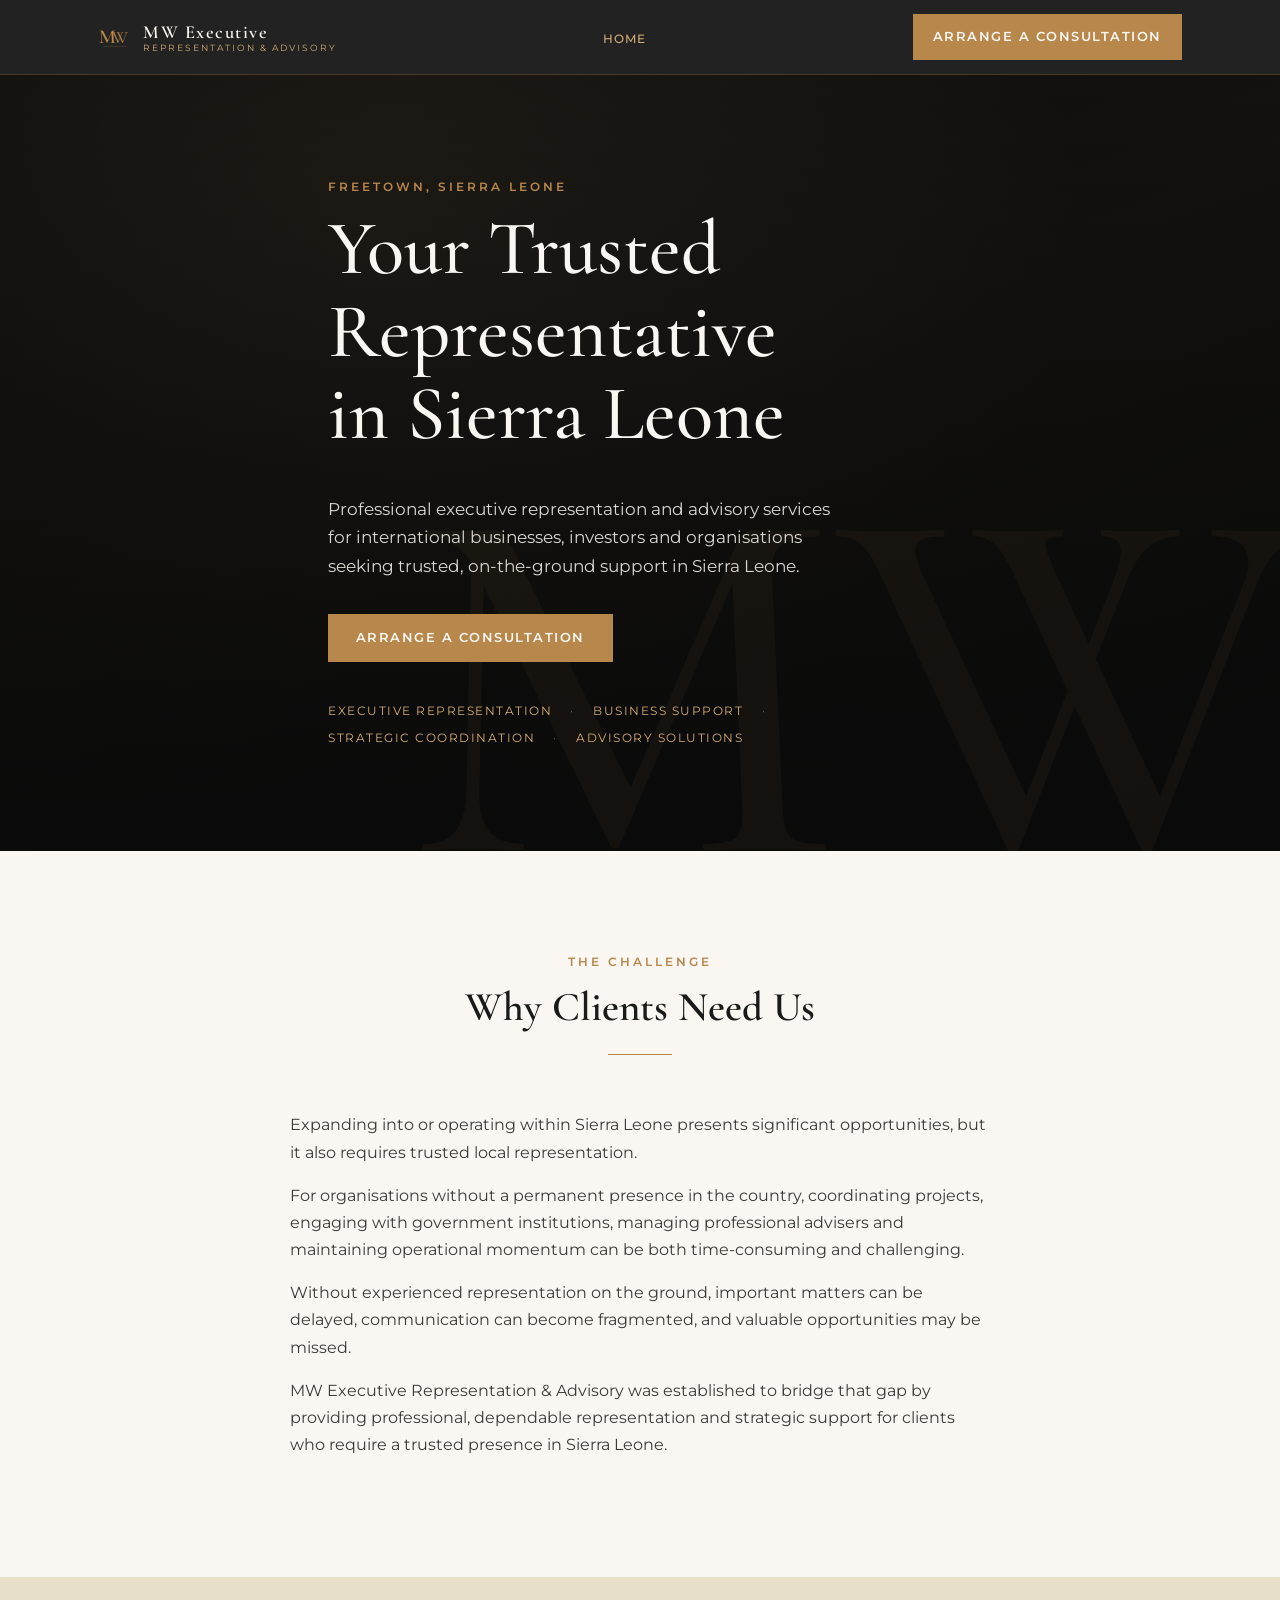
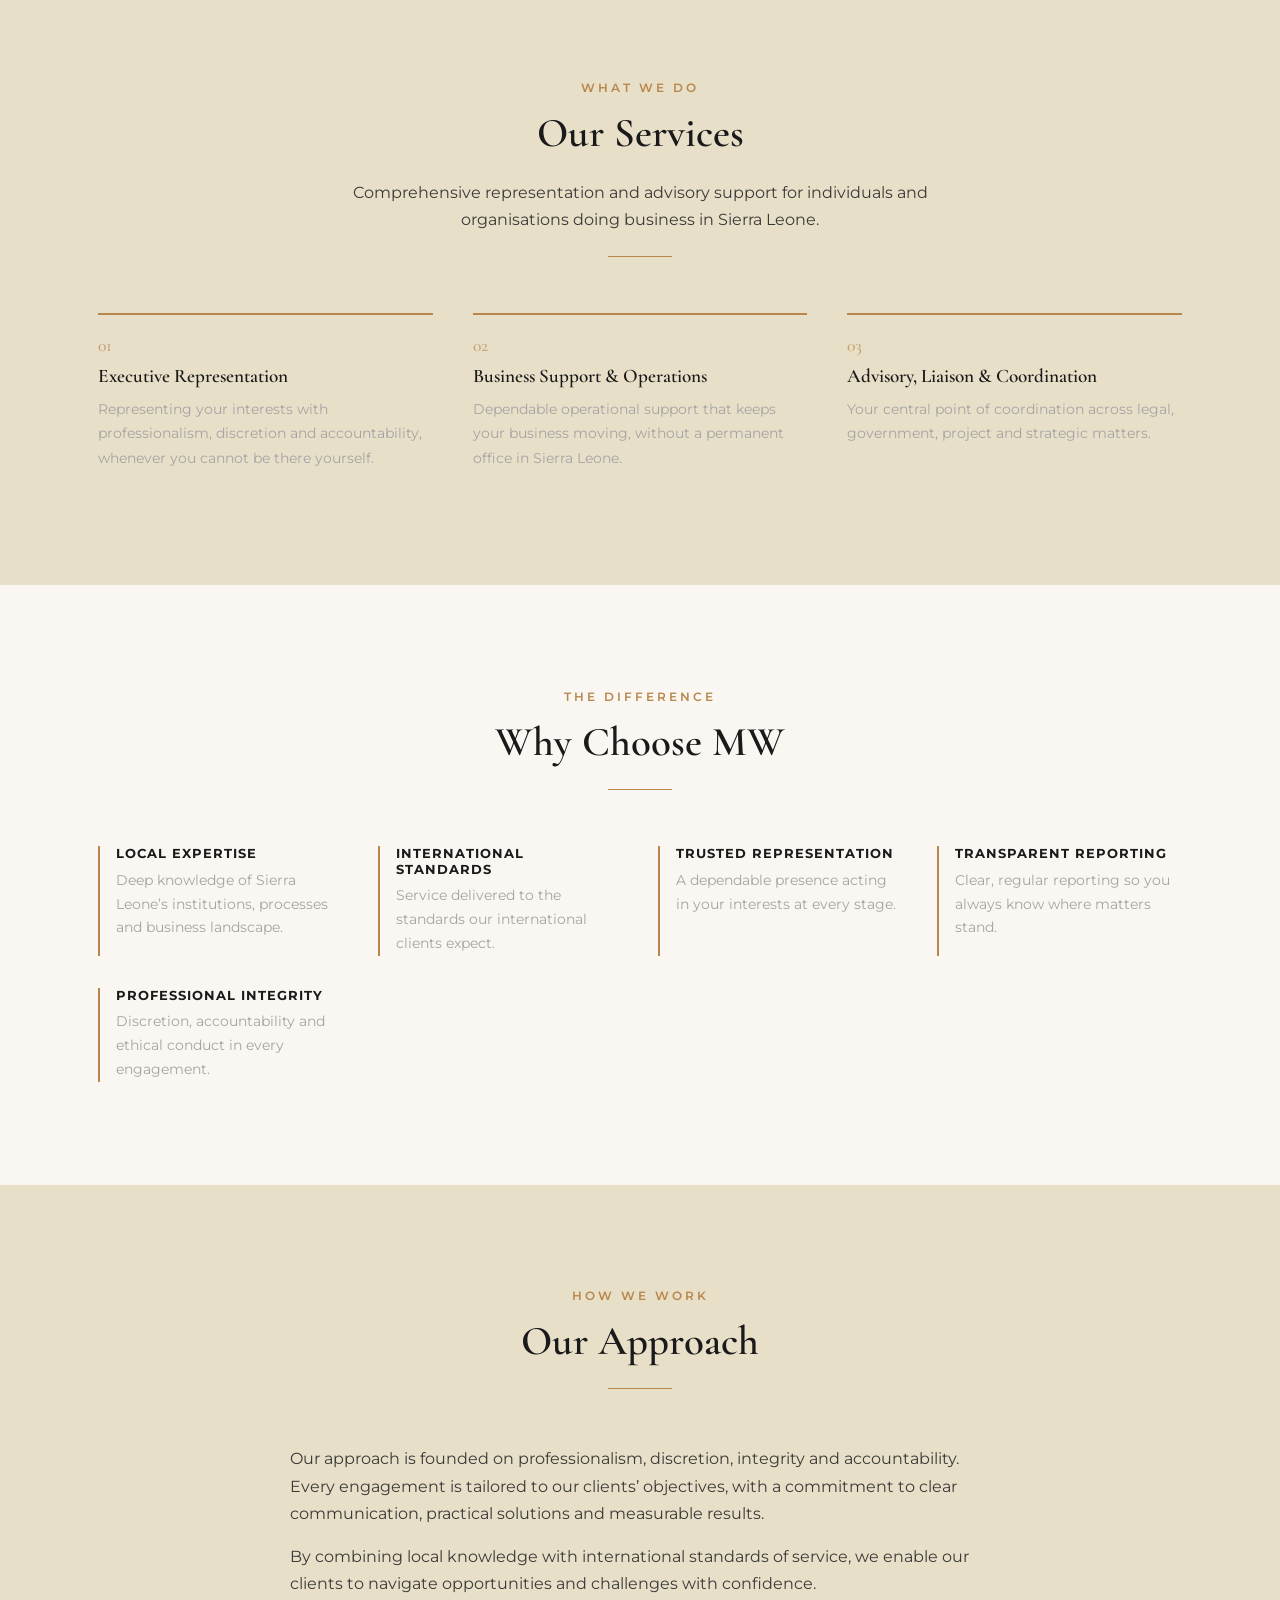
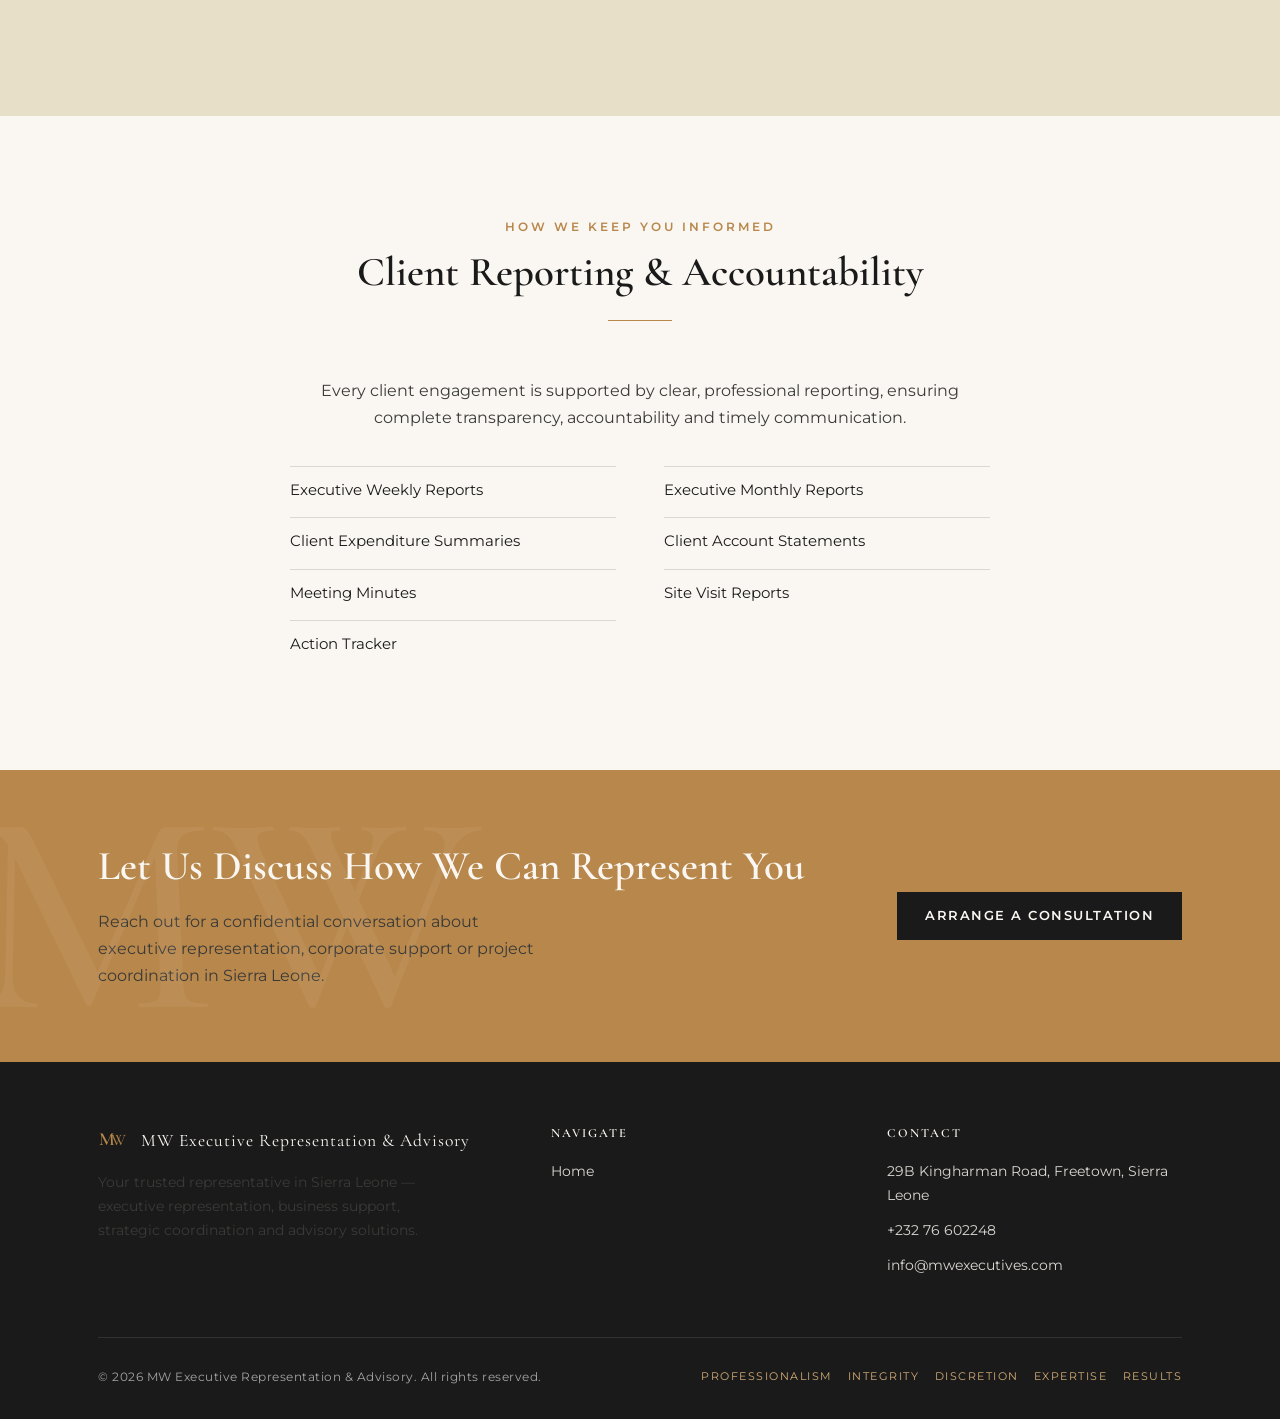
<file: index.html>
<!doctype html>
<html lang="en">
<head>
  <meta charset="UTF-8" />
  <meta name="viewport" content="width=device-width, initial-scale=1.0" />
  <meta name="theme-color" content="#1A1A1A" />
  <title>MW Executive Representation &amp; Advisory | Freetown, Sierra Leone</title>
  <meta name="description" content="MW Executive Representation &amp; Advisory is your trusted executive representative in Sierra Leone — offering executive representation, government &amp; regulatory liaison, corporate support, and advisory solutions." />
  <link rel="canonical" href="https://mwexecutives.com/" />

  <meta property="og:type" content="website" />
  <meta property="og:site_name" content="MW Executive Representation &amp; Advisory" />
  <meta property="og:title" content="MW Executive Representation &amp; Advisory | Freetown, Sierra Leone" />
  <meta property="og:description" content="MW Executive Representation &amp; Advisory is your trusted executive representative in Sierra Leone — offering executive representation, government &amp; regulatory liaison, corporate support, and advisory solutions." />
  <meta property="og:url" content="https://mwexecutives.com/" />
  <meta property="og:image" content="https://mwexecutives.com/assets/og-image.png" />
  <meta property="og:image:width" content="1200" />
  <meta property="og:image:height" content="630" />
  <meta property="og:locale" content="en_GB" />

  <meta name="twitter:card" content="summary_large_image" />
  <meta name="twitter:title" content="MW Executive Representation &amp; Advisory | Freetown, Sierra Leone" />
  <meta name="twitter:description" content="MW Executive Representation &amp; Advisory is your trusted executive representative in Sierra Leone — offering executive representation, government &amp; regulatory liaison, corporate support, and advisory solutions." />
  <meta name="twitter:image" content="https://mwexecutives.com/assets/og-image.png" />
  <link rel="apple-touch-icon" href="assets/apple-touch-icon.png" />
  <link rel="icon" type="image/svg+xml" href="assets/favicon.svg" />
  <link rel="preconnect" href="https://fonts.googleapis.com" />
  <link rel="preconnect" href="https://fonts.gstatic.com" crossorigin />
  <link href="https://fonts.googleapis.com/css2?family=Cormorant+Garamond:ital,wght@0,400;0,500;0,600;1,500&family=Montserrat:wght@400;500;600;700&display=swap" rel="stylesheet" />
  <link rel="stylesheet" href="css/style.css" />

  <script type="application/ld+json">
  {
    "@context": "https://schema.org",
    "@type": "ProfessionalService",
    "@id": "https://mwexecutives.com/#organization",
    "name": "MW Executive Representation & Advisory",
    "alternateName": "MW Executive",
    "url": "https://mwexecutives.com/",
    "logo": "https://mwexecutives.com/assets/apple-touch-icon.png",
    "image": "https://mwexecutives.com/assets/og-image.png",
    "description": "Professional executive representation, business support and advisory services for international businesses, investors and organisations in Sierra Leone.",
    "email": "info@mwexecutives.com",
    "telephone": "+232-76-602248",
    "priceRange": "$$",
    "founder": {
      "@type": "Person",
      "name": "Monique Williams",
      "jobTitle": "Founder & Principal Executive Representative"
    },
    "address": {
      "@type": "PostalAddress",
      "streetAddress": "29B Kingharman Road",
      "addressLocality": "Freetown",
      "addressCountry": "SL"
    },
    "areaServed": {
      "@type": "Country",
      "name": "Sierra Leone"
    },
    "openingHoursSpecification": {
      "@type": "OpeningHoursSpecification",
      "dayOfWeek": ["Monday", "Tuesday", "Wednesday", "Thursday", "Friday"],
      "opens": "09:00",
      "closes": "17:00"
    }
  }
  </script>
</head>
<body>

  <header class="site-header">
    <nav class="nav">
      <a href="index.html" class="brand">
        <svg class="brand__mark" viewBox="0 0 220 180" aria-hidden="true"><text x="6" y="128" font-family="'Cormorant Garamond', serif" font-weight="600" font-size="128" fill="#B8874B">M</text><text x="92" y="128" font-family="'Cormorant Garamond', serif" font-weight="500" font-size="112" fill="#B8874B" opacity="0.92">W</text><line x1="34" y1="150" x2="186" y2="150" stroke="#B8874B" stroke-width="1.5"/></svg>
        <span class="brand__text">
          <span class="brand__name">MW Executive</span>
          <span class="brand__sub">Representation &amp; Advisory</span>
        </span>
      </a>
      <button class="nav__toggle" aria-label="Toggle navigation" aria-expanded="false">
        <span></span><span></span><span></span>
      </button>
      <ul class="nav__links">
        <li><a href="index.html">Home</a></li>
      </ul>
      <a href="contact.html" class="btn btn--primary nav__cta">Arrange a Consultation</a>
    </nav>
  </header>

  <section class="hero">
    <div class="container hero__content">
      <span class="eyebrow">Freetown, Sierra Leone</span>
      <h1>Your Trusted Representative in Sierra Leone</h1>
      <p class="hero__tagline">Professional executive representation and advisory services for international businesses, investors and organisations seeking trusted, on-the-ground support in Sierra Leone.</p>
      <div class="hero__actions">
        <a href="contact.html" class="btn btn--primary">Arrange a Consultation</a>
      </div>
      <div class="hero__meta">
        <span>Executive Representation</span>
        <span>Business Support</span>
        <span>Strategic Coordination</span>
        <span>Advisory Solutions</span>
      </div>
    </div>
  </section>

  <section>
    <div class="container">
      <div class="section-head">
        <span class="eyebrow">The Challenge</span>
        <h2>Why Clients Need Us</h2>
        <hr class="rule rule--center" />
      </div>
      <div style="max-width:700px; margin:0 auto;">
        <p>Expanding into or operating within Sierra Leone presents significant opportunities, but it also requires trusted local representation.</p>
        <p>For organisations without a permanent presence in the country, coordinating projects, engaging with government institutions, managing professional advisers and maintaining operational momentum can be both time-consuming and challenging.</p>
        <p>Without experienced representation on the ground, important matters can be delayed, communication can become fragmented, and valuable opportunities may be missed.</p>
        <p>MW Executive Representation &amp; Advisory was established to bridge that gap by providing professional, dependable representation and strategic support for clients who require a trusted presence in Sierra Leone.</p>
      </div>
    </div>
  </section>

  <section class="section--tint">
    <div class="container">
      <div class="section-head">
        <span class="eyebrow">What We Do</span>
        <h2>Our Services</h2>
        <p>Comprehensive representation and advisory support for individuals and organisations doing business in Sierra Leone.</p>
        <hr class="rule rule--center" />
      </div>
    </div>
    <div class="container service-index">
      <article class="service-index__item">
        <span class="service-row__index">01</span>
        <h3>Executive Representation</h3>
        <p>Representing your interests with professionalism, discretion and accountability, whenever you cannot be there yourself.</p>
      </article>
      <article class="service-index__item">
        <span class="service-row__index">02</span>
        <h3>Business Support &amp; Operations</h3>
        <p>Dependable operational support that keeps your business moving, without a permanent office in Sierra Leone.</p>
      </article>
      <article class="service-index__item">
        <span class="service-row__index">03</span>
        <h3>Advisory, Liaison &amp; Coordination</h3>
        <p>Your central point of coordination across legal, government, project and strategic matters.</p>
      </article>
    </div>
  </section>

  <section>
    <div class="container">
      <div class="section-head">
        <span class="eyebrow">The Difference</span>
        <h2>Why Choose MW</h2>
        <hr class="rule rule--center" />
      </div>
      <div class="reasons">
        <div class="reasons__item">
          <h3>Local Expertise</h3>
          <p>Deep knowledge of Sierra Leone&rsquo;s institutions, processes and business landscape.</p>
        </div>
        <div class="reasons__item">
          <h3>International Standards</h3>
          <p>Service delivered to the standards our international clients expect.</p>
        </div>
        <div class="reasons__item">
          <h3>Trusted Representation</h3>
          <p>A dependable presence acting in your interests at every stage.</p>
        </div>
        <div class="reasons__item">
          <h3>Transparent Reporting</h3>
          <p>Clear, regular reporting so you always know where matters stand.</p>
        </div>
        <div class="reasons__item">
          <h3>Professional Integrity</h3>
          <p>Discretion, accountability and ethical conduct in every engagement.</p>
        </div>
      </div>
    </div>
  </section>

  <section class="section--tint">
    <div class="container">
      <div class="section-head">
        <span class="eyebrow">How We Work</span>
        <h2>Our Approach</h2>
        <hr class="rule rule--center" />
      </div>
      <div style="max-width:700px; margin:0 auto;">
        <p>Our approach is founded on professionalism, discretion, integrity and accountability. Every engagement is tailored to our clients&rsquo; objectives, with a commitment to clear communication, practical solutions and measurable results.</p>
        <p>By combining local knowledge with international standards of service, we enable our clients to navigate opportunities and challenges with confidence.</p>
      </div>
    </div>
  </section>

  <section>
    <div class="container">
      <div class="section-head">
        <span class="eyebrow">How We Keep You Informed</span>
        <h2>Client Reporting &amp; Accountability</h2>
        <hr class="rule rule--center" />
      </div>
      <div style="max-width:700px; margin:0 auto; text-align:center;">
        <p>Every client engagement is supported by clear, professional reporting, ensuring complete transparency, accountability and timely communication.</p>
      </div>
      <ul class="reports-list" style="margin-left:auto; margin-right:auto;">
        <li>Executive Weekly Reports</li>
        <li>Executive Monthly Reports</li>
        <li>Client Expenditure Summaries</li>
        <li>Client Account Statements</li>
        <li>Meeting Minutes</li>
        <li>Site Visit Reports</li>
        <li>Action Tracker</li>
      </ul>
    </div>
  </section>

  <section class="cta-banner">
    <div class="container cta-banner__inner">
      <div>
        <h2>Let Us Discuss How We Can Represent You</h2>
        <p>Reach out for a confidential conversation about executive representation, corporate support or project coordination in Sierra Leone.</p>
      </div>
      <a href="contact.html" class="btn btn--dark">Arrange a Consultation</a>
    </div>
  </section>

  <footer class="site-footer">
    <div class="container">
      <div class="footer-grid">
        <div>
          <div class="footer-brand">
            <svg class="footer-brand__mark" viewBox="0 0 220 180" aria-hidden="true"><text x="6" y="128" font-family="'Cormorant Garamond', serif" font-weight="600" font-size="128" fill="#B8874B">M</text><text x="92" y="128" font-family="'Cormorant Garamond', serif" font-weight="500" font-size="112" fill="#B8874B" opacity="0.92">W</text></svg>
            <span class="footer-brand__name">MW Executive Representation &amp; Advisory</span>
          </div>
          <p style="max-width:320px; font-size:0.88rem;">Your trusted representative in Sierra Leone — executive representation, business support, strategic coordination and advisory solutions.</p>
        </div>
        <div>
          <h3>Navigate</h3>
          <ul>
            <li><a href="index.html">Home</a></li>
          </ul>
        </div>
        <div>
          <h3>Contact</h3>
          <ul>
            <li>29B Kingharman Road, Freetown, Sierra Leone</li>
            <li><a href="tel:+23276602248">+232 76 602248</a></li>
            <li><a href="mailto:info@mwexecutives.com">info@mwexecutives.com</a></li>
          </ul>
        </div>
      </div>
      <div class="footer-bottom">
        <span>&copy; 2026 MW Executive Representation &amp; Advisory. All rights reserved.</span>
        <span class="footer-values">
          <span>Professionalism</span><span>Integrity</span><span>Discretion</span><span>Expertise</span><span>Results</span>
        </span>
      </div>
    </div>
  </footer>

  <script src="js/main.js"></script>
</body>
</html>
</file>
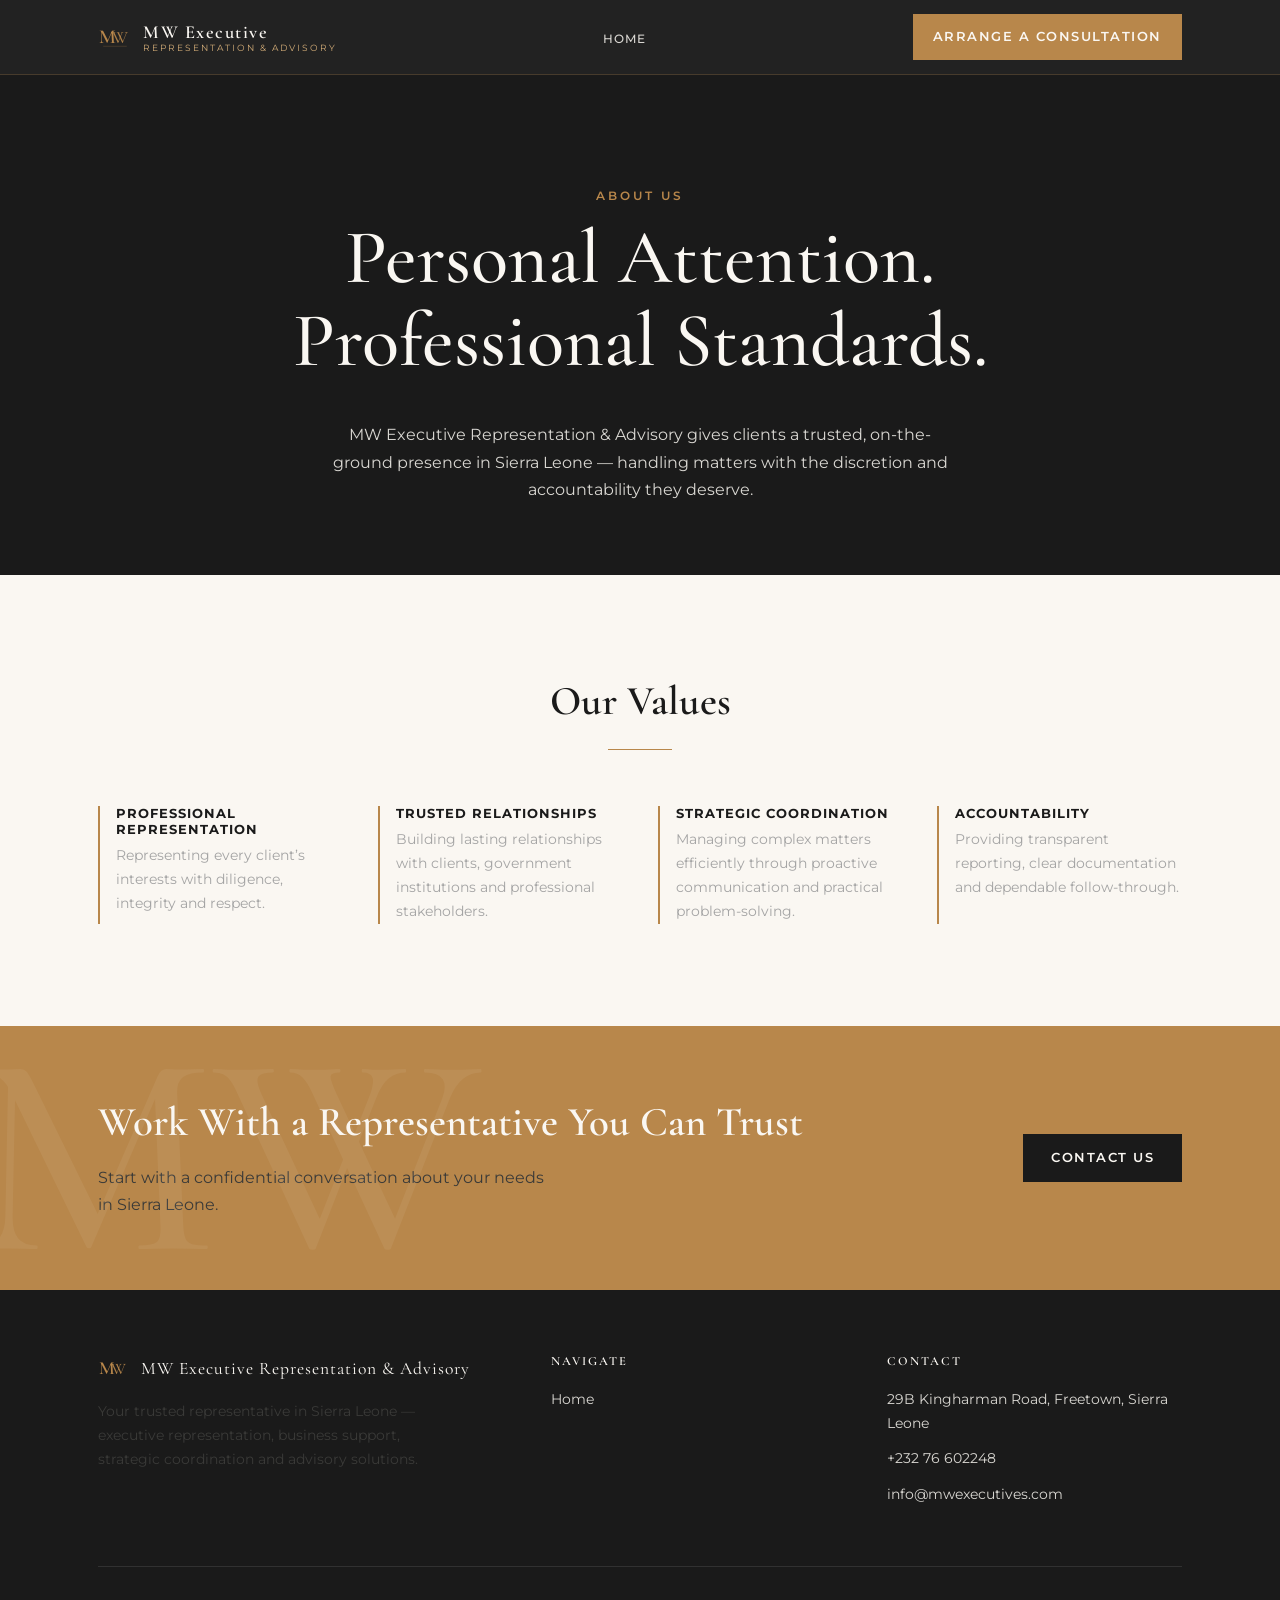
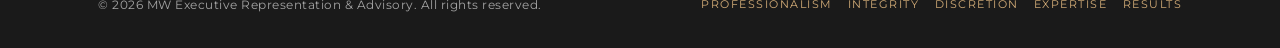
<file: about.html>
<!doctype html>
<html lang="en">
<head>
  <meta charset="UTF-8" />
  <meta name="viewport" content="width=device-width, initial-scale=1.0" />
  <meta name="theme-color" content="#1A1A1A" />
  <title>About Us | MW Executive Representation &amp; Advisory</title>
  <meta name="description" content="Learn about MW Executive Representation & Advisory, founded by Monique Williams to provide trusted executive representation and advisory services in Sierra Leone." />
  <link rel="canonical" href="https://mwexecutives.com/about.html" />

  <meta property="og:type" content="website" />
  <meta property="og:site_name" content="MW Executive Representation &amp; Advisory" />
  <meta property="og:title" content="About Us | MW Executive Representation &amp; Advisory" />
  <meta property="og:description" content="Learn about MW Executive Representation & Advisory, founded by Monique Williams to provide trusted executive representation and advisory services in Sierra Leone." />
  <meta property="og:url" content="https://mwexecutives.com/about.html" />
  <meta property="og:image" content="https://mwexecutives.com/assets/og-image.png" />
  <meta property="og:image:width" content="1200" />
  <meta property="og:image:height" content="630" />
  <meta property="og:locale" content="en_GB" />

  <meta name="twitter:card" content="summary_large_image" />
  <meta name="twitter:title" content="About Us | MW Executive Representation &amp; Advisory" />
  <meta name="twitter:description" content="Learn about MW Executive Representation & Advisory, founded by Monique Williams to provide trusted executive representation and advisory services in Sierra Leone." />
  <meta name="twitter:image" content="https://mwexecutives.com/assets/og-image.png" />
  <link rel="apple-touch-icon" href="assets/apple-touch-icon.png" />
  <link rel="icon" type="image/svg+xml" href="assets/favicon.svg" />
  <link rel="preconnect" href="https://fonts.googleapis.com" />
  <link rel="preconnect" href="https://fonts.gstatic.com" crossorigin />
  <link href="https://fonts.googleapis.com/css2?family=Cormorant+Garamond:ital,wght@0,400;0,500;0,600;1,500&family=Montserrat:wght@400;500;600;700&display=swap" rel="stylesheet" />
  <link rel="stylesheet" href="css/style.css" />

  <script type="application/ld+json">
  {
    "@context": "https://schema.org",
    "@type": "BreadcrumbList",
    "itemListElement": [
      {
        "@type": "ListItem",
        "position": 1,
        "name": "Home",
        "item": "https://mwexecutives.com/"
      },
      {
        "@type": "ListItem",
        "position": 2,
        "name": "About",
        "item": "https://mwexecutives.com/about.html"
      }
    ]
  }
  </script>
</head>
<body>

  <header class="site-header">
    <nav class="nav">
      <a href="index.html" class="brand">
        <svg class="brand__mark" viewBox="0 0 220 180" aria-hidden="true"><text x="6" y="128" font-family="'Cormorant Garamond', serif" font-weight="600" font-size="128" fill="#B8874B">M</text><text x="92" y="128" font-family="'Cormorant Garamond', serif" font-weight="500" font-size="112" fill="#B8874B" opacity="0.92">W</text><line x1="34" y1="150" x2="186" y2="150" stroke="#B8874B" stroke-width="1.5"/></svg>
        <span class="brand__text">
          <span class="brand__name">MW Executive</span>
          <span class="brand__sub">Representation &amp; Advisory</span>
        </span>
      </a>
      <button class="nav__toggle" aria-label="Toggle navigation" aria-expanded="false">
        <span></span><span></span><span></span>
      </button>
      <ul class="nav__links">
        <li><a href="index.html">Home</a></li>
      </ul>
      <a href="contact.html" class="btn btn--primary nav__cta">Arrange a Consultation</a>
    </nav>
  </header>

  <section class="page-hero">
    <div class="container">
      <span class="eyebrow">About Us</span>
      <h1>Personal Attention. Professional Standards.</h1>
      <p>MW Executive Representation &amp; Advisory gives clients a trusted, on-the-ground presence in Sierra Leone — handling matters with the discretion and accountability they deserve.</p>
    </div>
  </section>

  <section>
    <div class="container">
      <div class="section-head">
        <h2>Our Values</h2>
        <hr class="rule rule--center" />
      </div>
      <div class="reasons">
        <div class="reasons__item">
          <h3>Professional Representation</h3>
          <p>Representing every client&rsquo;s interests with diligence, integrity and respect.</p>
        </div>
        <div class="reasons__item">
          <h3>Trusted Relationships</h3>
          <p>Building lasting relationships with clients, government institutions and professional stakeholders.</p>
        </div>
        <div class="reasons__item">
          <h3>Strategic Coordination</h3>
          <p>Managing complex matters efficiently through proactive communication and practical problem-solving.</p>
        </div>
        <div class="reasons__item">
          <h3>Accountability</h3>
          <p>Providing transparent reporting, clear documentation and dependable follow-through.</p>
        </div>
      </div>
    </div>
  </section>

  <section class="cta-banner">
    <div class="container cta-banner__inner">
      <div>
        <h2>Work With a Representative You Can Trust</h2>
        <p>Start with a confidential conversation about your needs in Sierra Leone.</p>
      </div>
      <a href="contact.html" class="btn btn--dark">Contact Us</a>
    </div>
  </section>

  <footer class="site-footer">
    <div class="container">
      <div class="footer-grid">
        <div>
          <div class="footer-brand">
            <svg class="footer-brand__mark" viewBox="0 0 220 180" aria-hidden="true"><text x="6" y="128" font-family="'Cormorant Garamond', serif" font-weight="600" font-size="128" fill="#B8874B">M</text><text x="92" y="128" font-family="'Cormorant Garamond', serif" font-weight="500" font-size="112" fill="#B8874B" opacity="0.92">W</text></svg>
            <span class="footer-brand__name">MW Executive Representation &amp; Advisory</span>
          </div>
          <p style="max-width:320px; font-size:0.88rem;">Your trusted representative in Sierra Leone — executive representation, business support, strategic coordination and advisory solutions.</p>
        </div>
        <div>
          <h3>Navigate</h3>
          <ul>
            <li><a href="index.html">Home</a></li>
          </ul>
        </div>
        <div>
          <h3>Contact</h3>
          <ul>
            <li>29B Kingharman Road, Freetown, Sierra Leone</li>
            <li><a href="tel:+23276602248">+232 76 602248</a></li>
            <li><a href="mailto:info@mwexecutives.com">info@mwexecutives.com</a></li>
          </ul>
        </div>
      </div>
      <div class="footer-bottom">
        <span>&copy; 2026 MW Executive Representation &amp; Advisory. All rights reserved.</span>
        <span class="footer-values">
          <span>Professionalism</span><span>Integrity</span><span>Discretion</span><span>Expertise</span><span>Results</span>
        </span>
      </div>
    </div>
  </footer>

  <script src="js/main.js"></script>
</body>
</html>
</file>
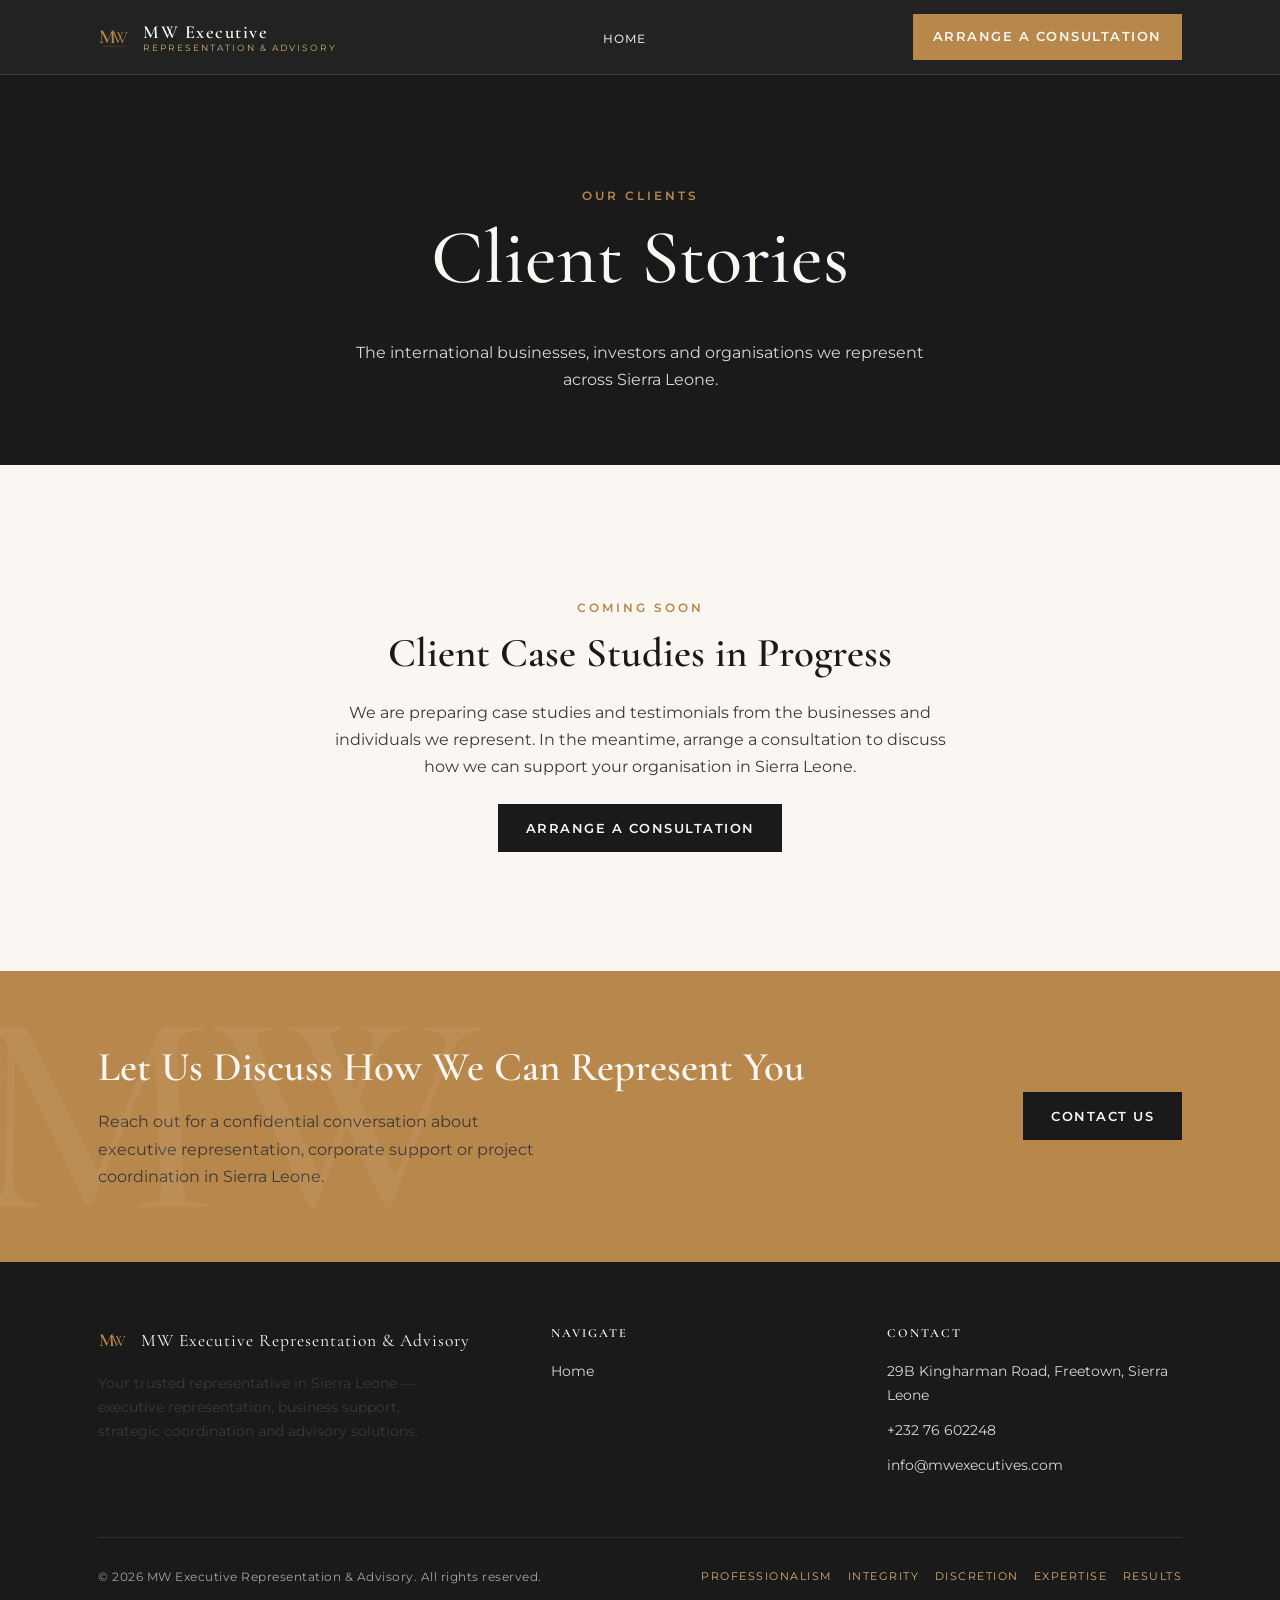
<file: clients.html>
<!doctype html>
<html lang="en">
<head>
  <meta charset="UTF-8" />
  <meta name="viewport" content="width=device-width, initial-scale=1.0" />
  <meta name="theme-color" content="#1A1A1A" />
  <title>Clients | MW Executive Representation &amp; Advisory</title>
  <meta name="description" content="The international businesses, investors and organisations MW Executive Representation & Advisory represents in Sierra Leone." />
  <link rel="canonical" href="https://mwexecutives.com/clients.html" />

  <meta property="og:type" content="website" />
  <meta property="og:site_name" content="MW Executive Representation &amp; Advisory" />
  <meta property="og:title" content="Clients | MW Executive Representation &amp; Advisory" />
  <meta property="og:description" content="The international businesses, investors and organisations MW Executive Representation & Advisory represents in Sierra Leone." />
  <meta property="og:url" content="https://mwexecutives.com/clients.html" />
  <meta property="og:image" content="https://mwexecutives.com/assets/og-image.png" />
  <meta property="og:image:width" content="1200" />
  <meta property="og:image:height" content="630" />
  <meta property="og:locale" content="en_GB" />

  <meta name="twitter:card" content="summary_large_image" />
  <meta name="twitter:title" content="Clients | MW Executive Representation &amp; Advisory" />
  <meta name="twitter:description" content="The international businesses, investors and organisations MW Executive Representation & Advisory represents in Sierra Leone." />
  <meta name="twitter:image" content="https://mwexecutives.com/assets/og-image.png" />
  <link rel="apple-touch-icon" href="assets/apple-touch-icon.png" />
  <link rel="icon" type="image/svg+xml" href="assets/favicon.svg" />
  <link rel="preconnect" href="https://fonts.googleapis.com" />
  <link rel="preconnect" href="https://fonts.gstatic.com" crossorigin />
  <link href="https://fonts.googleapis.com/css2?family=Cormorant+Garamond:ital,wght@0,400;0,500;0,600;1,500&family=Montserrat:wght@400;500;600;700&display=swap" rel="stylesheet" />
  <link rel="stylesheet" href="css/style.css" />

  <script type="application/ld+json">
  {
    "@context": "https://schema.org",
    "@type": "BreadcrumbList",
    "itemListElement": [
      {
        "@type": "ListItem",
        "position": 1,
        "name": "Home",
        "item": "https://mwexecutives.com/"
      },
      {
        "@type": "ListItem",
        "position": 2,
        "name": "Clients",
        "item": "https://mwexecutives.com/clients.html"
      }
    ]
  }
  </script>
</head>
<body>

  <header class="site-header">
    <nav class="nav">
      <a href="index.html" class="brand">
        <svg class="brand__mark" viewBox="0 0 220 180" aria-hidden="true"><text x="6" y="128" font-family="'Cormorant Garamond', serif" font-weight="600" font-size="128" fill="#B8874B">M</text><text x="92" y="128" font-family="'Cormorant Garamond', serif" font-weight="500" font-size="112" fill="#B8874B" opacity="0.92">W</text><line x1="34" y1="150" x2="186" y2="150" stroke="#B8874B" stroke-width="1.5"/></svg>
        <span class="brand__text">
          <span class="brand__name">MW Executive</span>
          <span class="brand__sub">Representation &amp; Advisory</span>
        </span>
      </a>
      <button class="nav__toggle" aria-label="Toggle navigation" aria-expanded="false">
        <span></span><span></span><span></span>
      </button>
      <ul class="nav__links">
        <li><a href="index.html">Home</a></li>
      </ul>
      <a href="contact.html" class="btn btn--primary nav__cta">Arrange a Consultation</a>
    </nav>
  </header>

  <section class="page-hero">
    <div class="container">
      <span class="eyebrow">Our Clients</span>
      <h1>Client Stories</h1>
      <p>The international businesses, investors and organisations we represent across Sierra Leone.</p>
    </div>
  </section>

  <section>
    <div class="container" style="max-width:640px; text-align:center; padding: 2rem 0 1rem;">
      <span class="eyebrow">Coming Soon</span>
      <h2>Client Case Studies in Progress</h2>
      <p>We are preparing case studies and testimonials from the businesses and individuals we represent. In the meantime, arrange a consultation to discuss how we can support your organisation in Sierra Leone.</p>
      <a href="contact.html" class="btn btn--dark" style="margin-top:0.5rem;">Arrange a Consultation</a>
    </div>
  </section>

  <section class="cta-banner">
    <div class="container cta-banner__inner">
      <div>
        <h2>Let Us Discuss How We Can Represent You</h2>
        <p>Reach out for a confidential conversation about executive representation, corporate support or project coordination in Sierra Leone.</p>
      </div>
      <a href="contact.html" class="btn btn--dark">Contact Us</a>
    </div>
  </section>

  <footer class="site-footer">
    <div class="container">
      <div class="footer-grid">
        <div>
          <div class="footer-brand">
            <svg class="footer-brand__mark" viewBox="0 0 220 180" aria-hidden="true"><text x="6" y="128" font-family="'Cormorant Garamond', serif" font-weight="600" font-size="128" fill="#B8874B">M</text><text x="92" y="128" font-family="'Cormorant Garamond', serif" font-weight="500" font-size="112" fill="#B8874B" opacity="0.92">W</text></svg>
            <span class="footer-brand__name">MW Executive Representation &amp; Advisory</span>
          </div>
          <p style="max-width:320px; font-size:0.88rem;">Your trusted representative in Sierra Leone — executive representation, business support, strategic coordination and advisory solutions.</p>
        </div>
        <div>
          <h3>Navigate</h3>
          <ul>
            <li><a href="index.html">Home</a></li>
          </ul>
        </div>
        <div>
          <h3>Contact</h3>
          <ul>
            <li>29B Kingharman Road, Freetown, Sierra Leone</li>
            <li><a href="tel:+23276602248">+232 76 602248</a></li>
            <li><a href="mailto:info@mwexecutives.com">info@mwexecutives.com</a></li>
          </ul>
        </div>
      </div>
      <div class="footer-bottom">
        <span>&copy; 2026 MW Executive Representation &amp; Advisory. All rights reserved.</span>
        <span class="footer-values">
          <span>Professionalism</span><span>Integrity</span><span>Discretion</span><span>Expertise</span><span>Results</span>
        </span>
      </div>
    </div>
  </footer>

  <script src="js/main.js"></script>
</body>
</html>
</file>
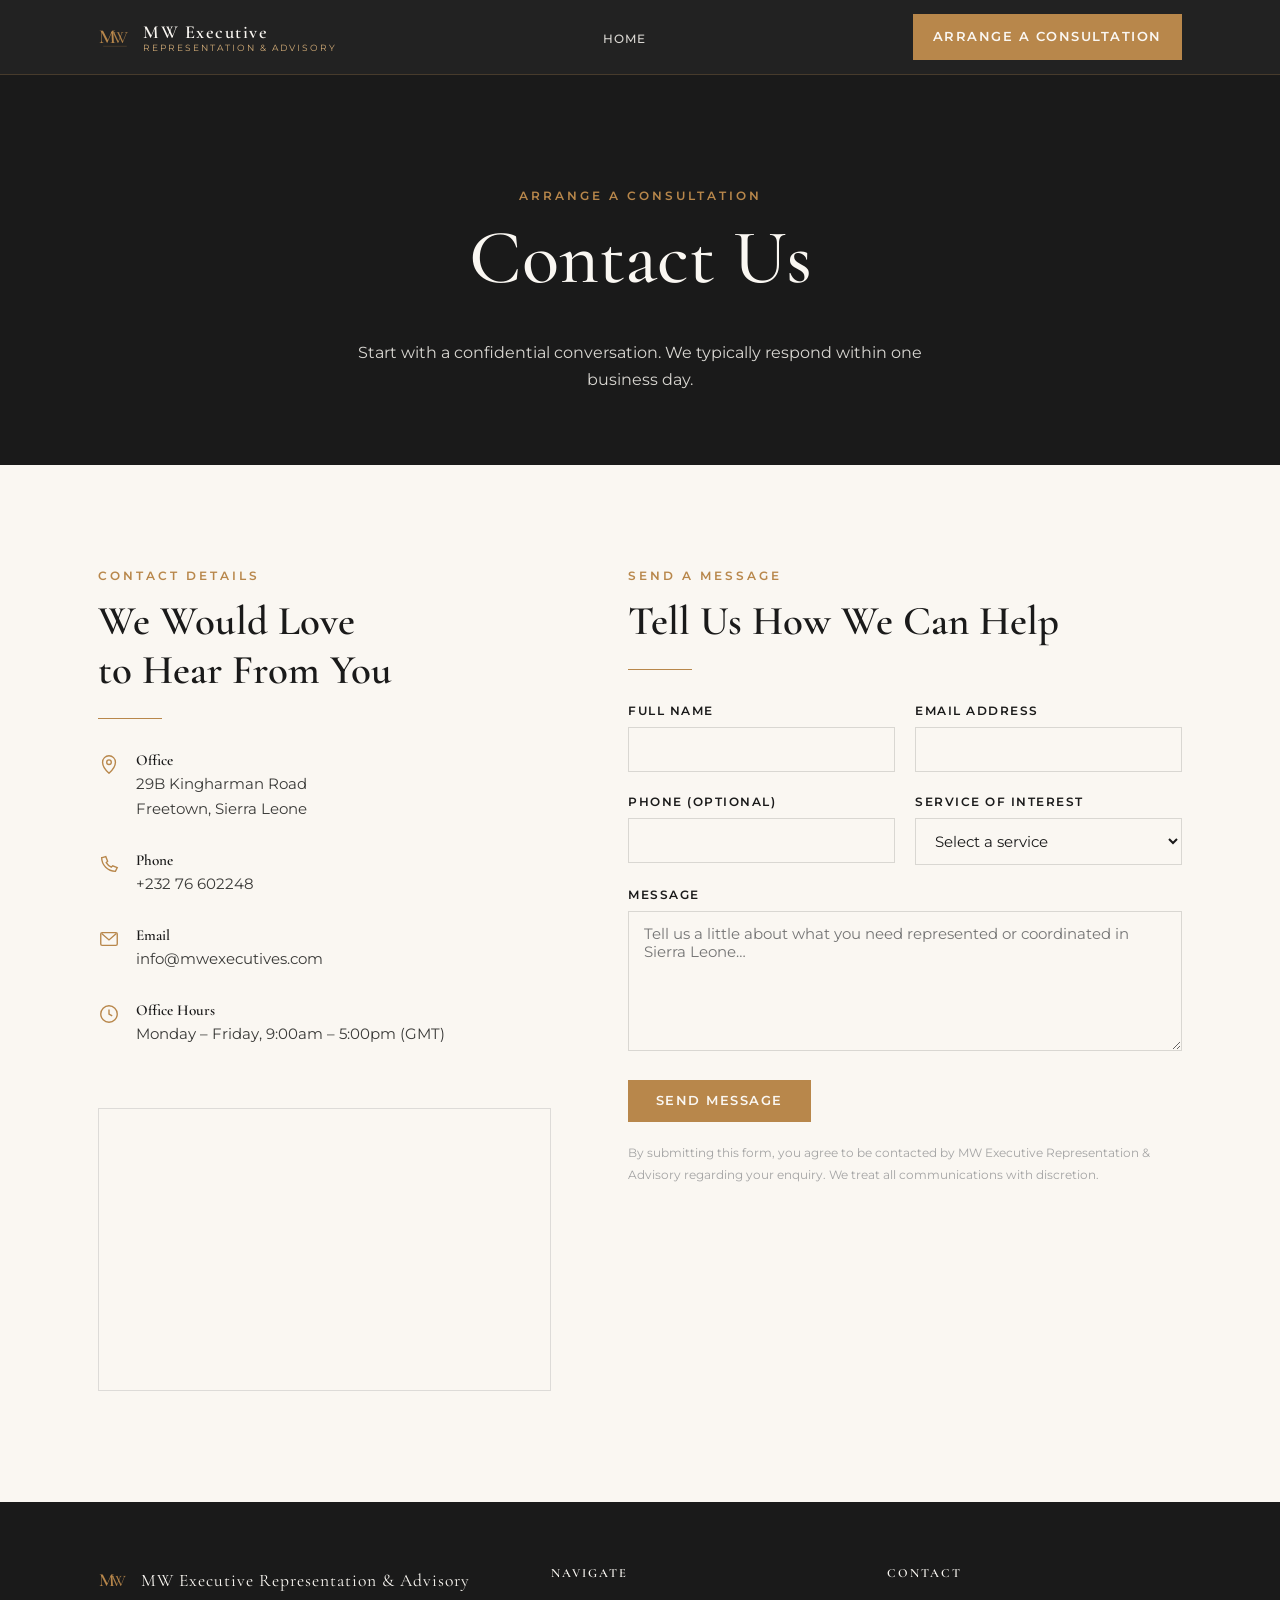
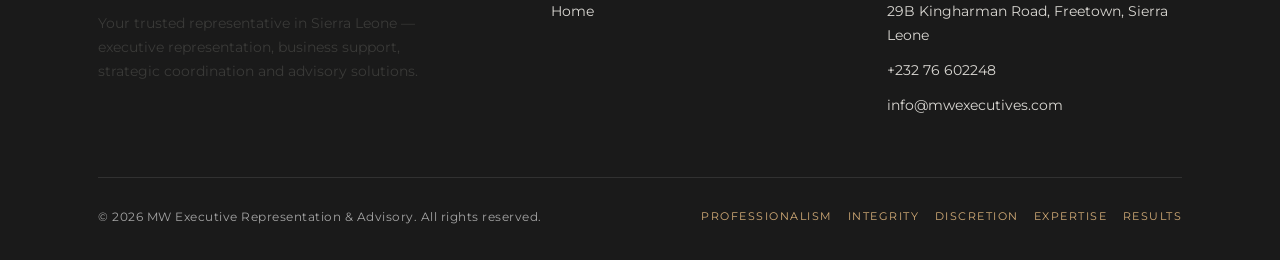
<file: contact.html>
<!doctype html>
<html lang="en">
<head>
  <meta charset="UTF-8" />
  <meta name="viewport" content="width=device-width, initial-scale=1.0" />
  <meta name="theme-color" content="#1A1A1A" />
  <title>Contact | MW Executive Representation &amp; Advisory</title>
  <meta name="description" content="Get in touch with MW Executive Representation & Advisory in Freetown, Sierra Leone for executive representation, corporate support and advisory services." />
  <link rel="canonical" href="https://mwexecutives.com/contact.html" />

  <meta property="og:type" content="website" />
  <meta property="og:site_name" content="MW Executive Representation &amp; Advisory" />
  <meta property="og:title" content="Contact | MW Executive Representation &amp; Advisory" />
  <meta property="og:description" content="Get in touch with MW Executive Representation & Advisory in Freetown, Sierra Leone for executive representation, corporate support and advisory services." />
  <meta property="og:url" content="https://mwexecutives.com/contact.html" />
  <meta property="og:image" content="https://mwexecutives.com/assets/og-image.png" />
  <meta property="og:image:width" content="1200" />
  <meta property="og:image:height" content="630" />
  <meta property="og:locale" content="en_GB" />

  <meta name="twitter:card" content="summary_large_image" />
  <meta name="twitter:title" content="Contact | MW Executive Representation &amp; Advisory" />
  <meta name="twitter:description" content="Get in touch with MW Executive Representation & Advisory in Freetown, Sierra Leone for executive representation, corporate support and advisory services." />
  <meta name="twitter:image" content="https://mwexecutives.com/assets/og-image.png" />
  <link rel="apple-touch-icon" href="assets/apple-touch-icon.png" />
  <link rel="icon" type="image/svg+xml" href="assets/favicon.svg" />
  <link rel="preconnect" href="https://fonts.googleapis.com" />
  <link rel="preconnect" href="https://fonts.gstatic.com" crossorigin />
  <link href="https://fonts.googleapis.com/css2?family=Cormorant+Garamond:ital,wght@0,400;0,500;0,600;1,500&family=Montserrat:wght@400;500;600;700&display=swap" rel="stylesheet" />
  <link rel="stylesheet" href="css/style.css" />

  <script type="application/ld+json">
  {
    "@context": "https://schema.org",
    "@type": "BreadcrumbList",
    "itemListElement": [
      {
        "@type": "ListItem",
        "position": 1,
        "name": "Home",
        "item": "https://mwexecutives.com/"
      },
      {
        "@type": "ListItem",
        "position": 2,
        "name": "Contact",
        "item": "https://mwexecutives.com/contact.html"
      }
    ]
  }
  </script>
</head>
<body>

  <header class="site-header">
    <nav class="nav">
      <a href="index.html" class="brand">
        <svg class="brand__mark" viewBox="0 0 220 180" aria-hidden="true"><text x="6" y="128" font-family="'Cormorant Garamond', serif" font-weight="600" font-size="128" fill="#B8874B">M</text><text x="92" y="128" font-family="'Cormorant Garamond', serif" font-weight="500" font-size="112" fill="#B8874B" opacity="0.92">W</text><line x1="34" y1="150" x2="186" y2="150" stroke="#B8874B" stroke-width="1.5"/></svg>
        <span class="brand__text">
          <span class="brand__name">MW Executive</span>
          <span class="brand__sub">Representation &amp; Advisory</span>
        </span>
      </a>
      <button class="nav__toggle" aria-label="Toggle navigation" aria-expanded="false">
        <span></span><span></span><span></span>
      </button>
      <ul class="nav__links">
        <li><a href="index.html">Home</a></li>
      </ul>
      <a href="contact.html" class="btn btn--primary nav__cta">Arrange a Consultation</a>
    </nav>
  </header>

  <section class="page-hero">
    <div class="container">
      <span class="eyebrow">Arrange a Consultation</span>
      <h1>Contact Us</h1>
      <p>Start with a confidential conversation. We typically respond within one business day.</p>
    </div>
  </section>

  <section>
    <div class="container contact-grid">

      <div>
        <span class="eyebrow">Contact Details</span>
        <h2>We Would Love to Hear From You</h2>
        <hr class="rule" />

        <div style="margin-top:2rem;">
          <div class="contact-info__item">
            <svg viewBox="0 0 24 24"><path d="M12 22s7-6.2 7-12a7 7 0 0 0-14 0c0 5.8 7 12 7 12Z"/><circle cx="12" cy="10" r="2.5"/></svg>
            <div>
              <h3>Office</h3>
              <p>29B Kingharman Road<br />Freetown, Sierra Leone</p>
            </div>
          </div>
          <div class="contact-info__item">
            <svg viewBox="0 0 24 24"><path d="M4 5c0 8.3 6.7 15 15 15l2-4-5-2-1.5 1.5A12.5 12.5 0 0 1 9 10.5L10.5 9 8.5 4 4.5 5Z"/></svg>
            <div>
              <h3>Phone</h3>
              <p><a href="tel:+23276602248">+232 76 602248</a></p>
            </div>
          </div>
          <div class="contact-info__item">
            <svg viewBox="0 0 24 24"><rect x="3" y="5" width="18" height="14" rx="1.5"/><path d="m4 6 8 7 8-7"/></svg>
            <div>
              <h3>Email</h3>
              <p><a href="mailto:info@mwexecutives.com">info@mwexecutives.com</a></p>
            </div>
          </div>
          <div class="contact-info__item">
            <svg viewBox="0 0 24 24"><circle cx="12" cy="12" r="9"/><path d="M12 7v5l3.5 2"/></svg>
            <div>
              <h3>Office Hours</h3>
              <p>Monday &ndash; Friday, 9:00am &ndash; 5:00pm (GMT)</p>
            </div>
          </div>
        </div>

        <iframe
          class="map-frame"
          title="Map of Kingharman Road, Freetown, Sierra Leone"
          src="https://maps.google.com/maps?q=Kingharman%20Road%2C%20Freetown%2C%20Sierra%20Leone&t=&z=14&ie=UTF8&iwloc=&output=embed"
          loading="lazy"
          referrerpolicy="no-referrer-when-downgrade">
        </iframe>
      </div>

      <div>
        <span class="eyebrow">Send a Message</span>
        <h2>Tell Us How We Can Help</h2>
        <hr class="rule" />

        <form class="contact-form" action="https://formspree.io/f/YOUR_FORM_ID" method="POST" style="margin-top:2rem;">
          <div class="form-row">
            <div class="field">
              <label for="name">Full Name</label>
              <input type="text" id="name" name="name" required autocomplete="name" />
            </div>
            <div class="field">
              <label for="email">Email Address</label>
              <input type="email" id="email" name="email" required autocomplete="email" spellcheck="false" />
            </div>
          </div>
          <div class="form-row">
            <div class="field">
              <label for="phone">Phone (optional)</label>
              <input type="tel" id="phone" name="phone" autocomplete="tel" />
            </div>
            <div class="field">
              <label for="service">Service of Interest</label>
              <select id="service" name="service">
                <option value="">Select a service</option>
                <option>Executive Representation</option>
                <option>Business Support &amp; Operations</option>
                <option>Advisory, Liaison &amp; Coordination</option>
                <option>Other / Not Sure</option>
              </select>
            </div>
          </div>
          <div class="field">
            <label for="message">Message</label>
            <textarea id="message" name="message" required placeholder="Tell us a little about what you need represented or coordinated in Sierra Leone…"></textarea>
          </div>
          <div class="form-status" role="status" aria-live="polite"></div>
          <div>
            <button type="submit" class="btn btn--primary">Send Message</button>
          </div>
          <p class="form-note">By submitting this form, you agree to be contacted by MW Executive Representation &amp; Advisory regarding your enquiry. We treat all communications with discretion.</p>
        </form>
      </div>

    </div>
  </section>

  <footer class="site-footer">
    <div class="container">
      <div class="footer-grid">
        <div>
          <div class="footer-brand">
            <svg class="footer-brand__mark" viewBox="0 0 220 180" aria-hidden="true"><text x="6" y="128" font-family="'Cormorant Garamond', serif" font-weight="600" font-size="128" fill="#B8874B">M</text><text x="92" y="128" font-family="'Cormorant Garamond', serif" font-weight="500" font-size="112" fill="#B8874B" opacity="0.92">W</text></svg>
            <span class="footer-brand__name">MW Executive Representation &amp; Advisory</span>
          </div>
          <p style="max-width:320px; font-size:0.88rem;">Your trusted representative in Sierra Leone — executive representation, business support, strategic coordination and advisory solutions.</p>
        </div>
        <div>
          <h3>Navigate</h3>
          <ul>
            <li><a href="index.html">Home</a></li>
          </ul>
        </div>
        <div>
          <h3>Contact</h3>
          <ul>
            <li>29B Kingharman Road, Freetown, Sierra Leone</li>
            <li><a href="tel:+23276602248">+232 76 602248</a></li>
            <li><a href="mailto:info@mwexecutives.com">info@mwexecutives.com</a></li>
          </ul>
        </div>
      </div>
      <div class="footer-bottom">
        <span>&copy; 2026 MW Executive Representation &amp; Advisory. All rights reserved.</span>
        <span class="footer-values">
          <span>Professionalism</span><span>Integrity</span><span>Discretion</span><span>Expertise</span><span>Results</span>
        </span>
      </div>
    </div>
  </footer>

  <script src="js/main.js"></script>
</body>
</html>
</file>
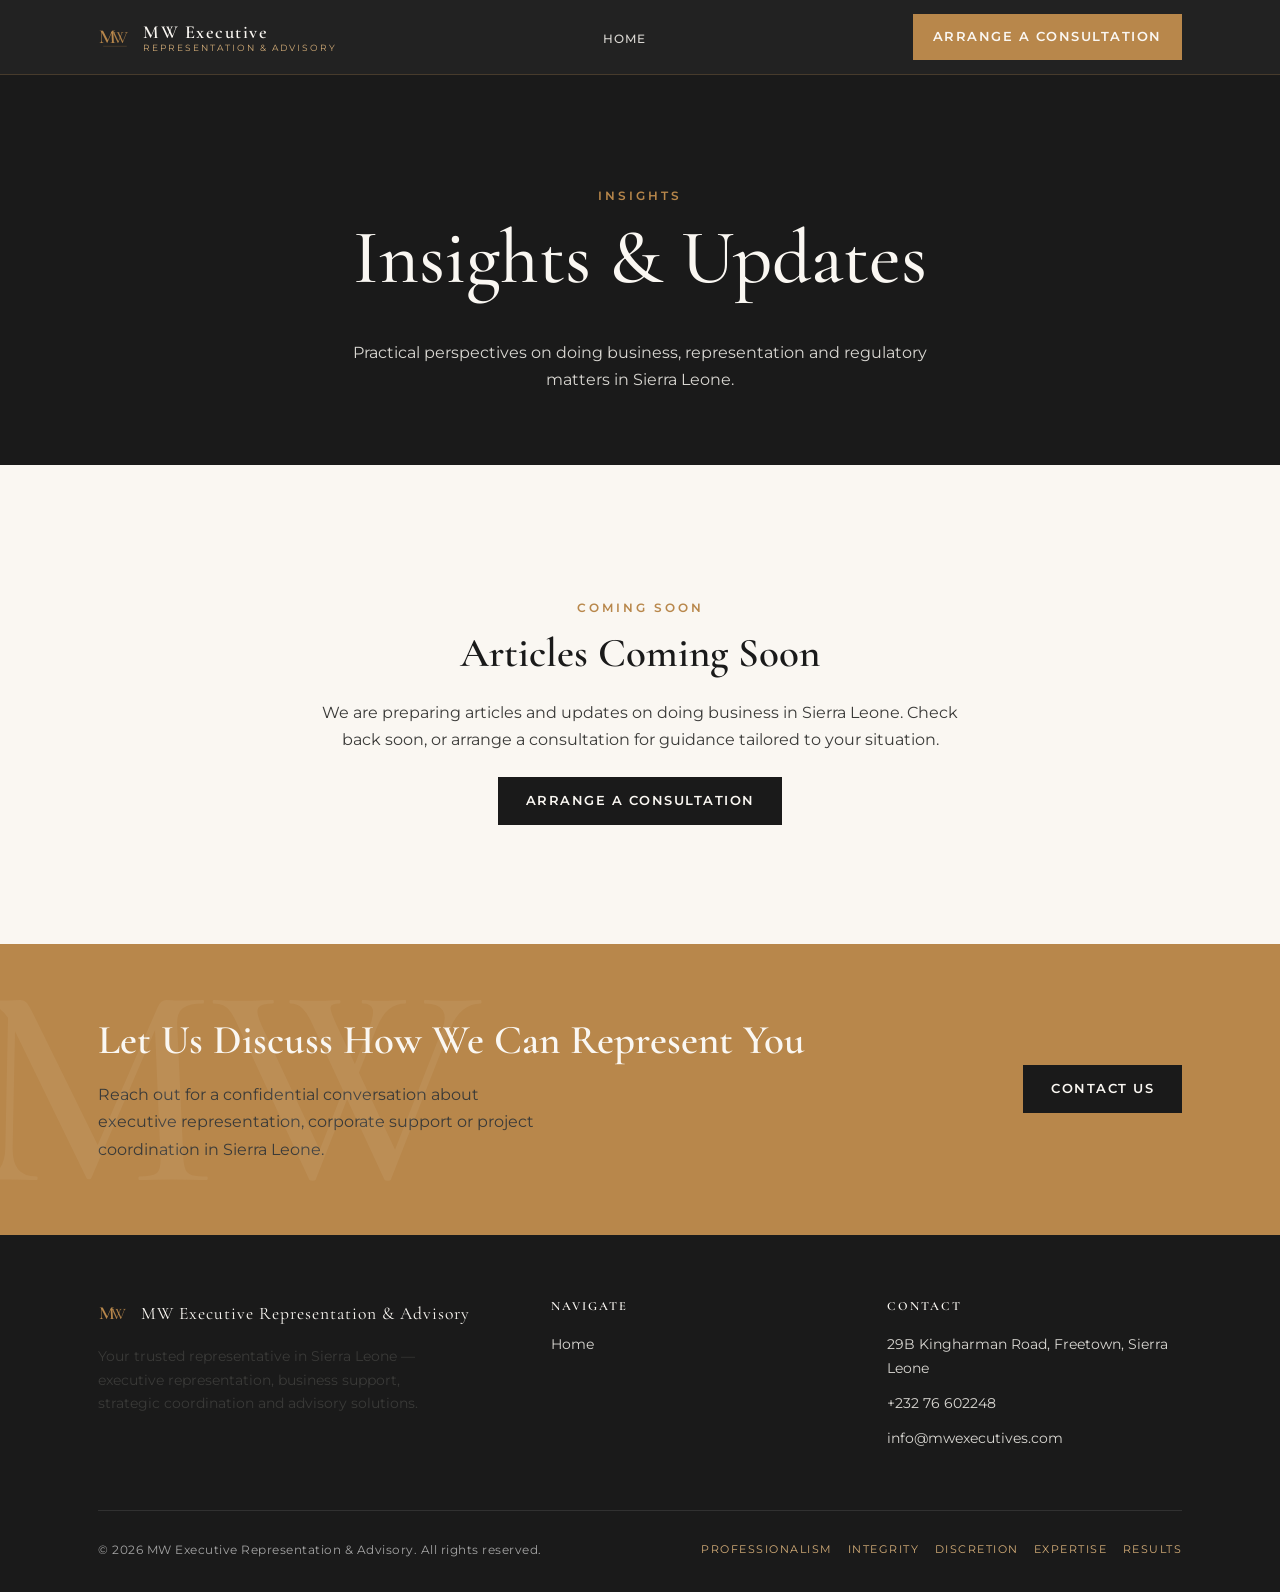
<file: insights.html>
<!doctype html>
<html lang="en">
<head>
  <meta charset="UTF-8" />
  <meta name="viewport" content="width=device-width, initial-scale=1.0" />
  <meta name="theme-color" content="#1A1A1A" />
  <title>Insights | MW Executive Representation &amp; Advisory</title>
  <meta name="description" content="Practical perspectives on doing business, representation and regulatory matters in Sierra Leone, from MW Executive Representation & Advisory." />
  <link rel="canonical" href="https://mwexecutives.com/insights.html" />

  <meta property="og:type" content="website" />
  <meta property="og:site_name" content="MW Executive Representation &amp; Advisory" />
  <meta property="og:title" content="Insights | MW Executive Representation &amp; Advisory" />
  <meta property="og:description" content="Practical perspectives on doing business, representation and regulatory matters in Sierra Leone, from MW Executive Representation & Advisory." />
  <meta property="og:url" content="https://mwexecutives.com/insights.html" />
  <meta property="og:image" content="https://mwexecutives.com/assets/og-image.png" />
  <meta property="og:image:width" content="1200" />
  <meta property="og:image:height" content="630" />
  <meta property="og:locale" content="en_GB" />

  <meta name="twitter:card" content="summary_large_image" />
  <meta name="twitter:title" content="Insights | MW Executive Representation &amp; Advisory" />
  <meta name="twitter:description" content="Practical perspectives on doing business, representation and regulatory matters in Sierra Leone, from MW Executive Representation & Advisory." />
  <meta name="twitter:image" content="https://mwexecutives.com/assets/og-image.png" />
  <link rel="apple-touch-icon" href="assets/apple-touch-icon.png" />
  <link rel="icon" type="image/svg+xml" href="assets/favicon.svg" />
  <link rel="preconnect" href="https://fonts.googleapis.com" />
  <link rel="preconnect" href="https://fonts.gstatic.com" crossorigin />
  <link href="https://fonts.googleapis.com/css2?family=Cormorant+Garamond:ital,wght@0,400;0,500;0,600;1,500&family=Montserrat:wght@400;500;600;700&display=swap" rel="stylesheet" />
  <link rel="stylesheet" href="css/style.css" />

  <script type="application/ld+json">
  {
    "@context": "https://schema.org",
    "@type": "BreadcrumbList",
    "itemListElement": [
      {
        "@type": "ListItem",
        "position": 1,
        "name": "Home",
        "item": "https://mwexecutives.com/"
      },
      {
        "@type": "ListItem",
        "position": 2,
        "name": "Insights",
        "item": "https://mwexecutives.com/insights.html"
      }
    ]
  }
  </script>
</head>
<body>

  <header class="site-header">
    <nav class="nav">
      <a href="index.html" class="brand">
        <svg class="brand__mark" viewBox="0 0 220 180" aria-hidden="true"><text x="6" y="128" font-family="'Cormorant Garamond', serif" font-weight="600" font-size="128" fill="#B8874B">M</text><text x="92" y="128" font-family="'Cormorant Garamond', serif" font-weight="500" font-size="112" fill="#B8874B" opacity="0.92">W</text><line x1="34" y1="150" x2="186" y2="150" stroke="#B8874B" stroke-width="1.5"/></svg>
        <span class="brand__text">
          <span class="brand__name">MW Executive</span>
          <span class="brand__sub">Representation &amp; Advisory</span>
        </span>
      </a>
      <button class="nav__toggle" aria-label="Toggle navigation" aria-expanded="false">
        <span></span><span></span><span></span>
      </button>
      <ul class="nav__links">
        <li><a href="index.html">Home</a></li>
      </ul>
      <a href="contact.html" class="btn btn--primary nav__cta">Arrange a Consultation</a>
    </nav>
  </header>

  <section class="page-hero">
    <div class="container">
      <span class="eyebrow">Insights</span>
      <h1>Insights &amp; Updates</h1>
      <p>Practical perspectives on doing business, representation and regulatory matters in Sierra Leone.</p>
    </div>
  </section>

  <section>
    <div class="container" style="max-width:640px; text-align:center; padding: 2rem 0 1rem;">
      <span class="eyebrow">Coming Soon</span>
      <h2>Articles Coming Soon</h2>
      <p>We are preparing articles and updates on doing business in Sierra Leone. Check back soon, or arrange a consultation for guidance tailored to your situation.</p>
      <a href="contact.html" class="btn btn--dark" style="margin-top:0.5rem;">Arrange a Consultation</a>
    </div>
  </section>

  <section class="cta-banner">
    <div class="container cta-banner__inner">
      <div>
        <h2>Let Us Discuss How We Can Represent You</h2>
        <p>Reach out for a confidential conversation about executive representation, corporate support or project coordination in Sierra Leone.</p>
      </div>
      <a href="contact.html" class="btn btn--dark">Contact Us</a>
    </div>
  </section>

  <footer class="site-footer">
    <div class="container">
      <div class="footer-grid">
        <div>
          <div class="footer-brand">
            <svg class="footer-brand__mark" viewBox="0 0 220 180" aria-hidden="true"><text x="6" y="128" font-family="'Cormorant Garamond', serif" font-weight="600" font-size="128" fill="#B8874B">M</text><text x="92" y="128" font-family="'Cormorant Garamond', serif" font-weight="500" font-size="112" fill="#B8874B" opacity="0.92">W</text></svg>
            <span class="footer-brand__name">MW Executive Representation &amp; Advisory</span>
          </div>
          <p style="max-width:320px; font-size:0.88rem;">Your trusted representative in Sierra Leone — executive representation, business support, strategic coordination and advisory solutions.</p>
        </div>
        <div>
          <h3>Navigate</h3>
          <ul>
            <li><a href="index.html">Home</a></li>
          </ul>
        </div>
        <div>
          <h3>Contact</h3>
          <ul>
            <li>29B Kingharman Road, Freetown, Sierra Leone</li>
            <li><a href="tel:+23276602248">+232 76 602248</a></li>
            <li><a href="mailto:info@mwexecutives.com">info@mwexecutives.com</a></li>
          </ul>
        </div>
      </div>
      <div class="footer-bottom">
        <span>&copy; 2026 MW Executive Representation &amp; Advisory. All rights reserved.</span>
        <span class="footer-values">
          <span>Professionalism</span><span>Integrity</span><span>Discretion</span><span>Expertise</span><span>Results</span>
        </span>
      </div>
    </div>
  </footer>

  <script src="js/main.js"></script>
</body>
</html>
</file>
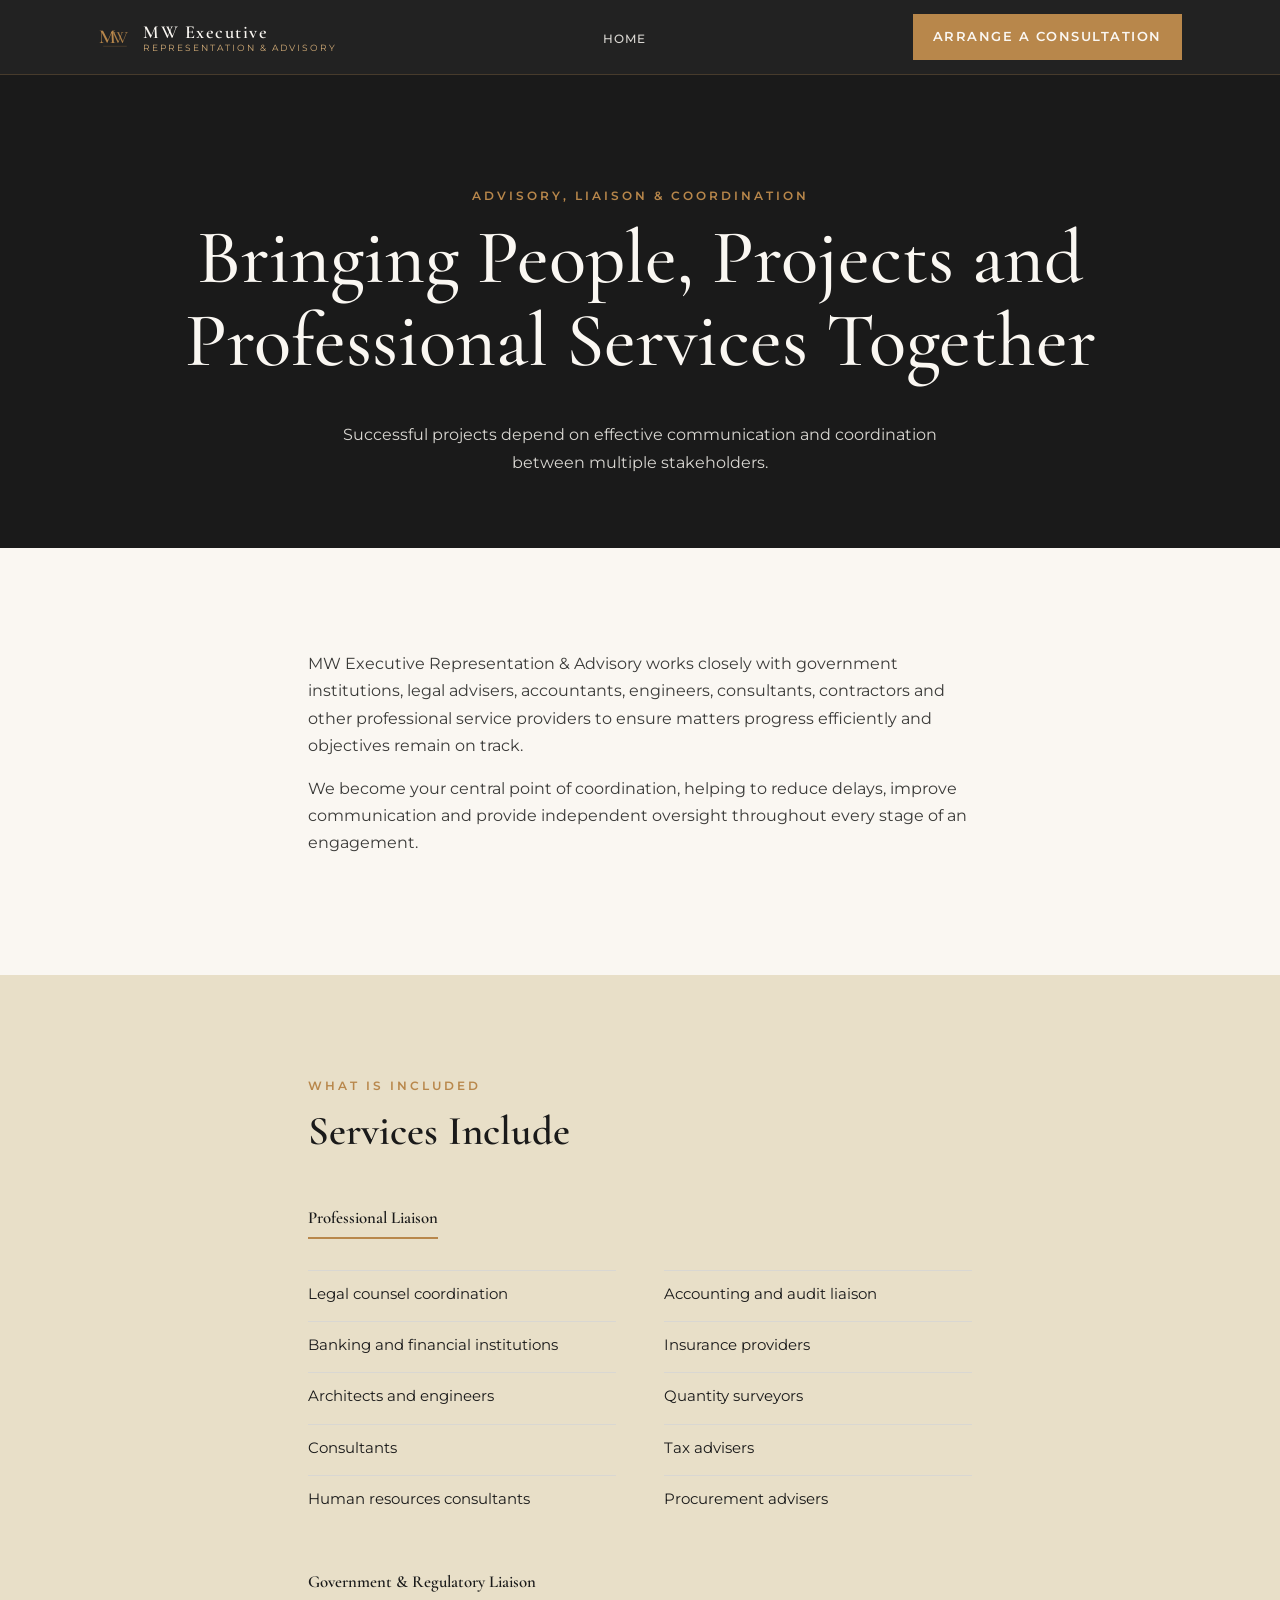
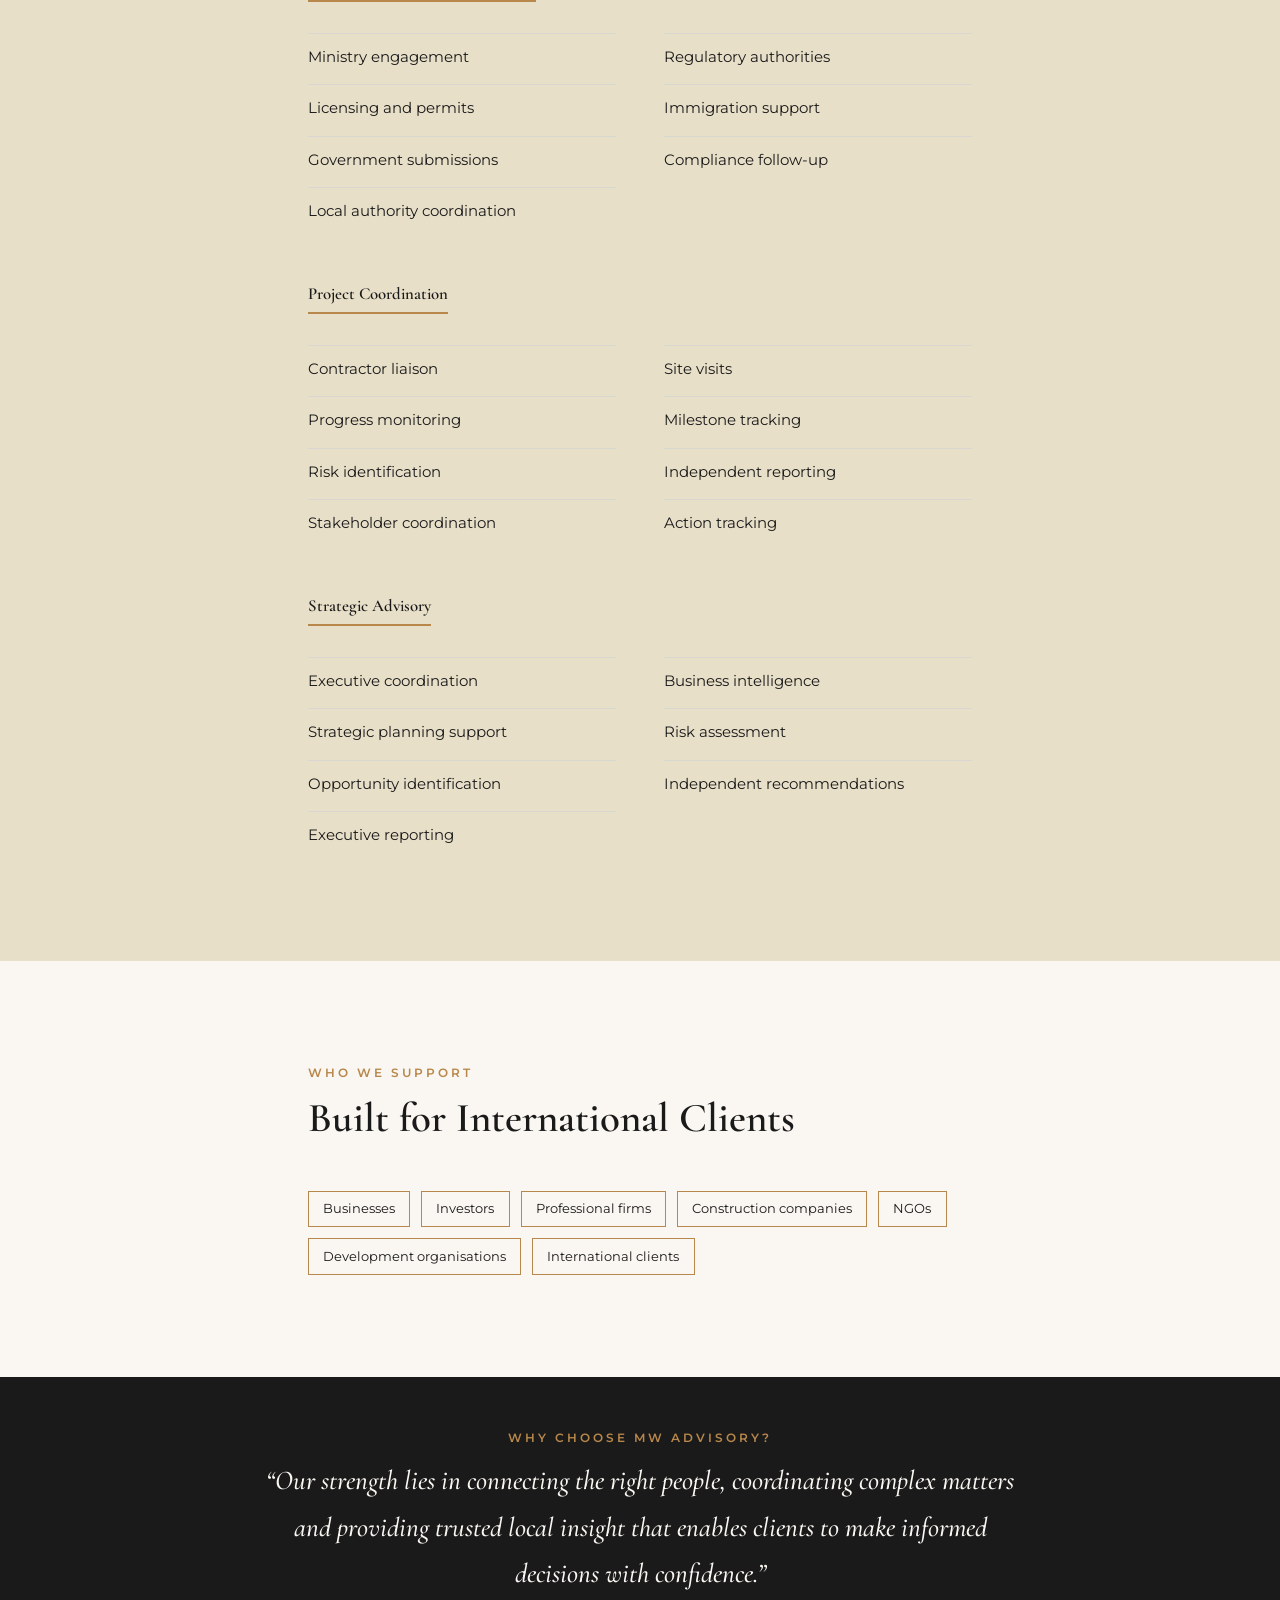
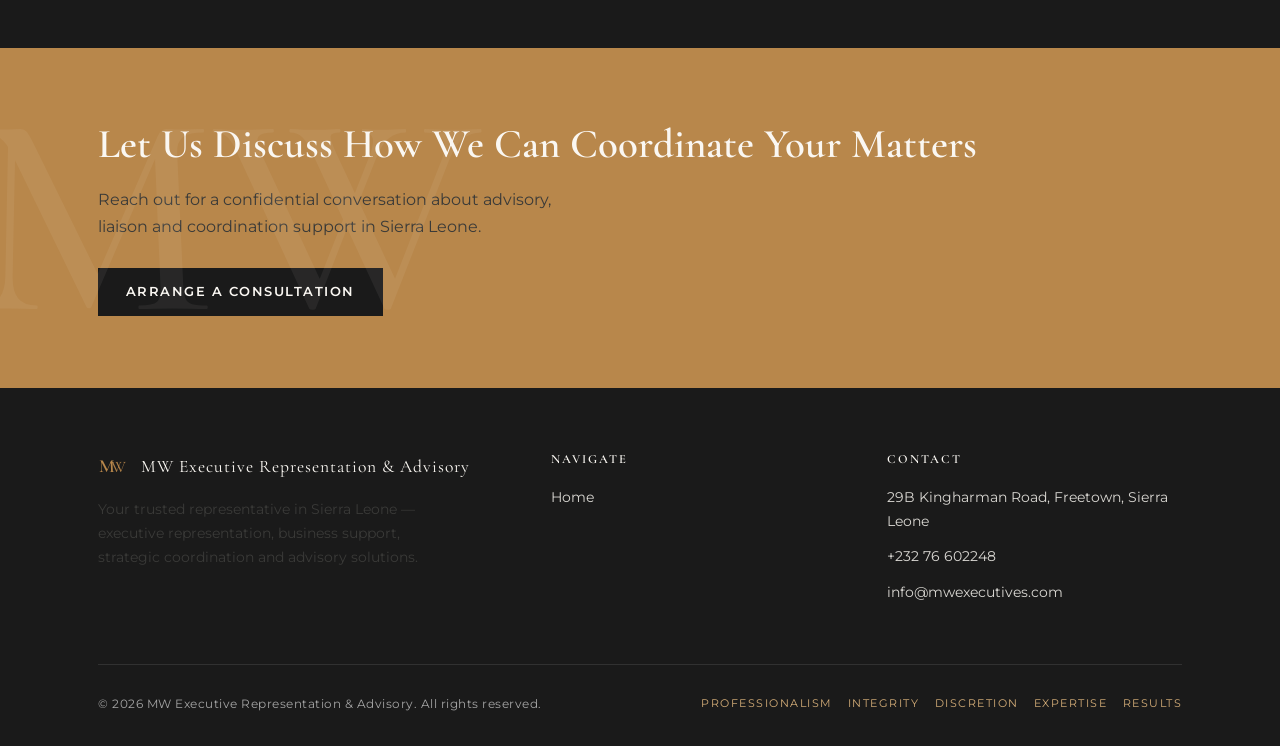
<file: service-advisory-liaison-coordination.html>
<!doctype html>
<html lang="en">
<head>
  <meta charset="UTF-8" />
  <meta name="viewport" content="width=device-width, initial-scale=1.0" />
  <meta name="theme-color" content="#1A1A1A" />
  <title>Advisory, Liaison &amp; Coordination | MW Executive Representation &amp; Advisory</title>
  <meta name="description" content="Bringing people, projects and professional services together in Sierra Leone — legal, government, project and strategic coordination, all through one point of contact." />
  <link rel="canonical" href="https://mwexecutives.com/service-advisory-liaison-coordination.html" />

  <meta property="og:type" content="website" />
  <meta property="og:site_name" content="MW Executive Representation &amp; Advisory" />
  <meta property="og:title" content="Advisory, Liaison &amp; Coordination | MW Executive Representation &amp; Advisory" />
  <meta property="og:description" content="Bringing people, projects and professional services together in Sierra Leone — legal, government, project and strategic coordination, all through one point of contact." />
  <meta property="og:url" content="https://mwexecutives.com/service-advisory-liaison-coordination.html" />
  <meta property="og:image" content="https://mwexecutives.com/assets/og-image.png" />
  <meta property="og:image:width" content="1200" />
  <meta property="og:image:height" content="630" />
  <meta property="og:locale" content="en_GB" />

  <meta name="twitter:card" content="summary_large_image" />
  <meta name="twitter:title" content="Advisory, Liaison &amp; Coordination | MW Executive Representation &amp; Advisory" />
  <meta name="twitter:description" content="Bringing people, projects and professional services together in Sierra Leone — legal, government, project and strategic coordination, all through one point of contact." />
  <meta name="twitter:image" content="https://mwexecutives.com/assets/og-image.png" />
  <link rel="apple-touch-icon" href="assets/apple-touch-icon.png" />
  <link rel="icon" type="image/svg+xml" href="assets/favicon.svg" />
  <link rel="preconnect" href="https://fonts.googleapis.com" />
  <link rel="preconnect" href="https://fonts.gstatic.com" crossorigin />
  <link href="https://fonts.googleapis.com/css2?family=Cormorant+Garamond:ital,wght@0,400;0,500;0,600;1,500&family=Montserrat:wght@400;500;600;700&display=swap" rel="stylesheet" />
  <link rel="stylesheet" href="css/style.css" />

  <script type="application/ld+json">
  {
    "@context": "https://schema.org",
    "@type": "BreadcrumbList",
    "itemListElement": [
      {
        "@type": "ListItem",
        "position": 1,
        "name": "Home",
        "item": "https://mwexecutives.com/"
      },
      {
        "@type": "ListItem",
        "position": 2,
        "name": "Services",
        "item": "https://mwexecutives.com/services.html"
      },
      {
        "@type": "ListItem",
        "position": 3,
        "name": "Advisory, Liaison & Coordination",
        "item": "https://mwexecutives.com/service-advisory-liaison-coordination.html"
      }
    ]
  }
  </script>
</head>
<body>

  <header class="site-header">
    <nav class="nav">
      <a href="index.html" class="brand">
        <svg class="brand__mark" viewBox="0 0 220 180" aria-hidden="true"><text x="6" y="128" font-family="'Cormorant Garamond', serif" font-weight="600" font-size="128" fill="#B8874B">M</text><text x="92" y="128" font-family="'Cormorant Garamond', serif" font-weight="500" font-size="112" fill="#B8874B" opacity="0.92">W</text><line x1="34" y1="150" x2="186" y2="150" stroke="#B8874B" stroke-width="1.5"/></svg>
        <span class="brand__text">
          <span class="brand__name">MW Executive</span>
          <span class="brand__sub">Representation &amp; Advisory</span>
        </span>
      </a>
      <button class="nav__toggle" aria-label="Toggle navigation" aria-expanded="false">
        <span></span><span></span><span></span>
      </button>
      <ul class="nav__links">
        <li><a href="index.html">Home</a></li>
      </ul>
      <a href="contact.html" class="btn btn--primary nav__cta">Arrange a Consultation</a>
    </nav>
  </header>

  <section class="page-hero">
    <div class="container">
      <span class="eyebrow">Advisory, Liaison &amp; Coordination</span>
      <h1>Bringing People, Projects and Professional Services Together</h1>
      <p>Successful projects depend on effective communication and coordination between multiple stakeholders.</p>
    </div>
  </section>

  <section>
    <div class="container" style="max-width:760px; margin:0 auto;">
      <p>MW Executive Representation &amp; Advisory works closely with government institutions, legal advisers, accountants, engineers, consultants, contractors and other professional service providers to ensure matters progress efficiently and objectives remain on track.</p>
      <p>We become your central point of coordination, helping to reduce delays, improve communication and provide independent oversight throughout every stage of an engagement.</p>
    </div>
  </section>

  <section class="section--tint">
    <div class="container" style="max-width:760px; margin:0 auto;">
      <div class="section-head section-head--left">
        <span class="eyebrow">What is Included</span>
        <h2>Services Include</h2>
      </div>

      <div class="service-detail__group">
        <h3>Professional Liaison</h3>
        <ul class="checklist">
          <li>Legal counsel coordination</li>
          <li>Accounting and audit liaison</li>
          <li>Banking and financial institutions</li>
          <li>Insurance providers</li>
          <li>Architects and engineers</li>
          <li>Quantity surveyors</li>
          <li>Consultants</li>
          <li>Tax advisers</li>
          <li>Human resources consultants</li>
          <li>Procurement advisers</li>
        </ul>
      </div>

      <div class="service-detail__group">
        <h3>Government &amp; Regulatory Liaison</h3>
        <ul class="checklist">
          <li>Ministry engagement</li>
          <li>Regulatory authorities</li>
          <li>Licensing and permits</li>
          <li>Immigration support</li>
          <li>Government submissions</li>
          <li>Compliance follow-up</li>
          <li>Local authority coordination</li>
        </ul>
      </div>

      <div class="service-detail__group">
        <h3>Project Coordination</h3>
        <ul class="checklist">
          <li>Contractor liaison</li>
          <li>Site visits</li>
          <li>Progress monitoring</li>
          <li>Milestone tracking</li>
          <li>Risk identification</li>
          <li>Independent reporting</li>
          <li>Stakeholder coordination</li>
          <li>Action tracking</li>
        </ul>
      </div>

      <div class="service-detail__group">
        <h3>Strategic Advisory</h3>
        <ul class="checklist">
          <li>Executive coordination</li>
          <li>Business intelligence</li>
          <li>Strategic planning support</li>
          <li>Risk assessment</li>
          <li>Opportunity identification</li>
          <li>Independent recommendations</li>
          <li>Executive reporting</li>
        </ul>
      </div>
    </div>
  </section>

  <section>
    <div class="container" style="max-width:760px; margin:0 auto;">
      <div class="section-head section-head--left">
        <span class="eyebrow">Who We Support</span>
        <h2>Built for International Clients</h2>
      </div>
      <ul class="support-tags">
        <li>Businesses</li>
        <li>Investors</li>
        <li>Professional firms</li>
        <li>Construction companies</li>
        <li>NGOs</li>
        <li>Development organisations</li>
        <li>International clients</li>
      </ul>
    </div>
  </section>

  <section class="pull-quote">
    <div class="container">
      <span class="eyebrow">Why Choose MW Advisory?</span>
      <p>&ldquo;Our strength lies in connecting the right people, coordinating complex matters and providing trusted local insight that enables clients to make informed decisions with confidence.&rdquo;</p>
    </div>
  </section>

  <section class="cta-banner">
    <div class="container cta-banner__inner">
      <div>
        <h2>Let Us Discuss How We Can Coordinate Your Matters</h2>
        <p>Reach out for a confidential conversation about advisory, liaison and coordination support in Sierra Leone.</p>
      </div>
      <a href="contact.html" class="btn btn--dark">Arrange a Consultation</a>
    </div>
  </section>

  <footer class="site-footer">
    <div class="container">
      <div class="footer-grid">
        <div>
          <div class="footer-brand">
            <svg class="footer-brand__mark" viewBox="0 0 220 180" aria-hidden="true"><text x="6" y="128" font-family="'Cormorant Garamond', serif" font-weight="600" font-size="128" fill="#B8874B">M</text><text x="92" y="128" font-family="'Cormorant Garamond', serif" font-weight="500" font-size="112" fill="#B8874B" opacity="0.92">W</text></svg>
            <span class="footer-brand__name">MW Executive Representation &amp; Advisory</span>
          </div>
          <p style="max-width:320px; font-size:0.88rem;">Your trusted representative in Sierra Leone — executive representation, business support, strategic coordination and advisory solutions.</p>
        </div>
        <div>
          <h3>Navigate</h3>
          <ul>
            <li><a href="index.html">Home</a></li>
          </ul>
        </div>
        <div>
          <h3>Contact</h3>
          <ul>
            <li>29B Kingharman Road, Freetown, Sierra Leone</li>
            <li><a href="tel:+23276602248">+232 76 602248</a></li>
            <li><a href="mailto:info@mwexecutives.com">info@mwexecutives.com</a></li>
          </ul>
        </div>
      </div>
      <div class="footer-bottom">
        <span>&copy; 2026 MW Executive Representation &amp; Advisory. All rights reserved.</span>
        <span class="footer-values">
          <span>Professionalism</span><span>Integrity</span><span>Discretion</span><span>Expertise</span><span>Results</span>
        </span>
      </div>
    </div>
  </footer>

  <script src="js/main.js"></script>
</body>
</html>
</file>
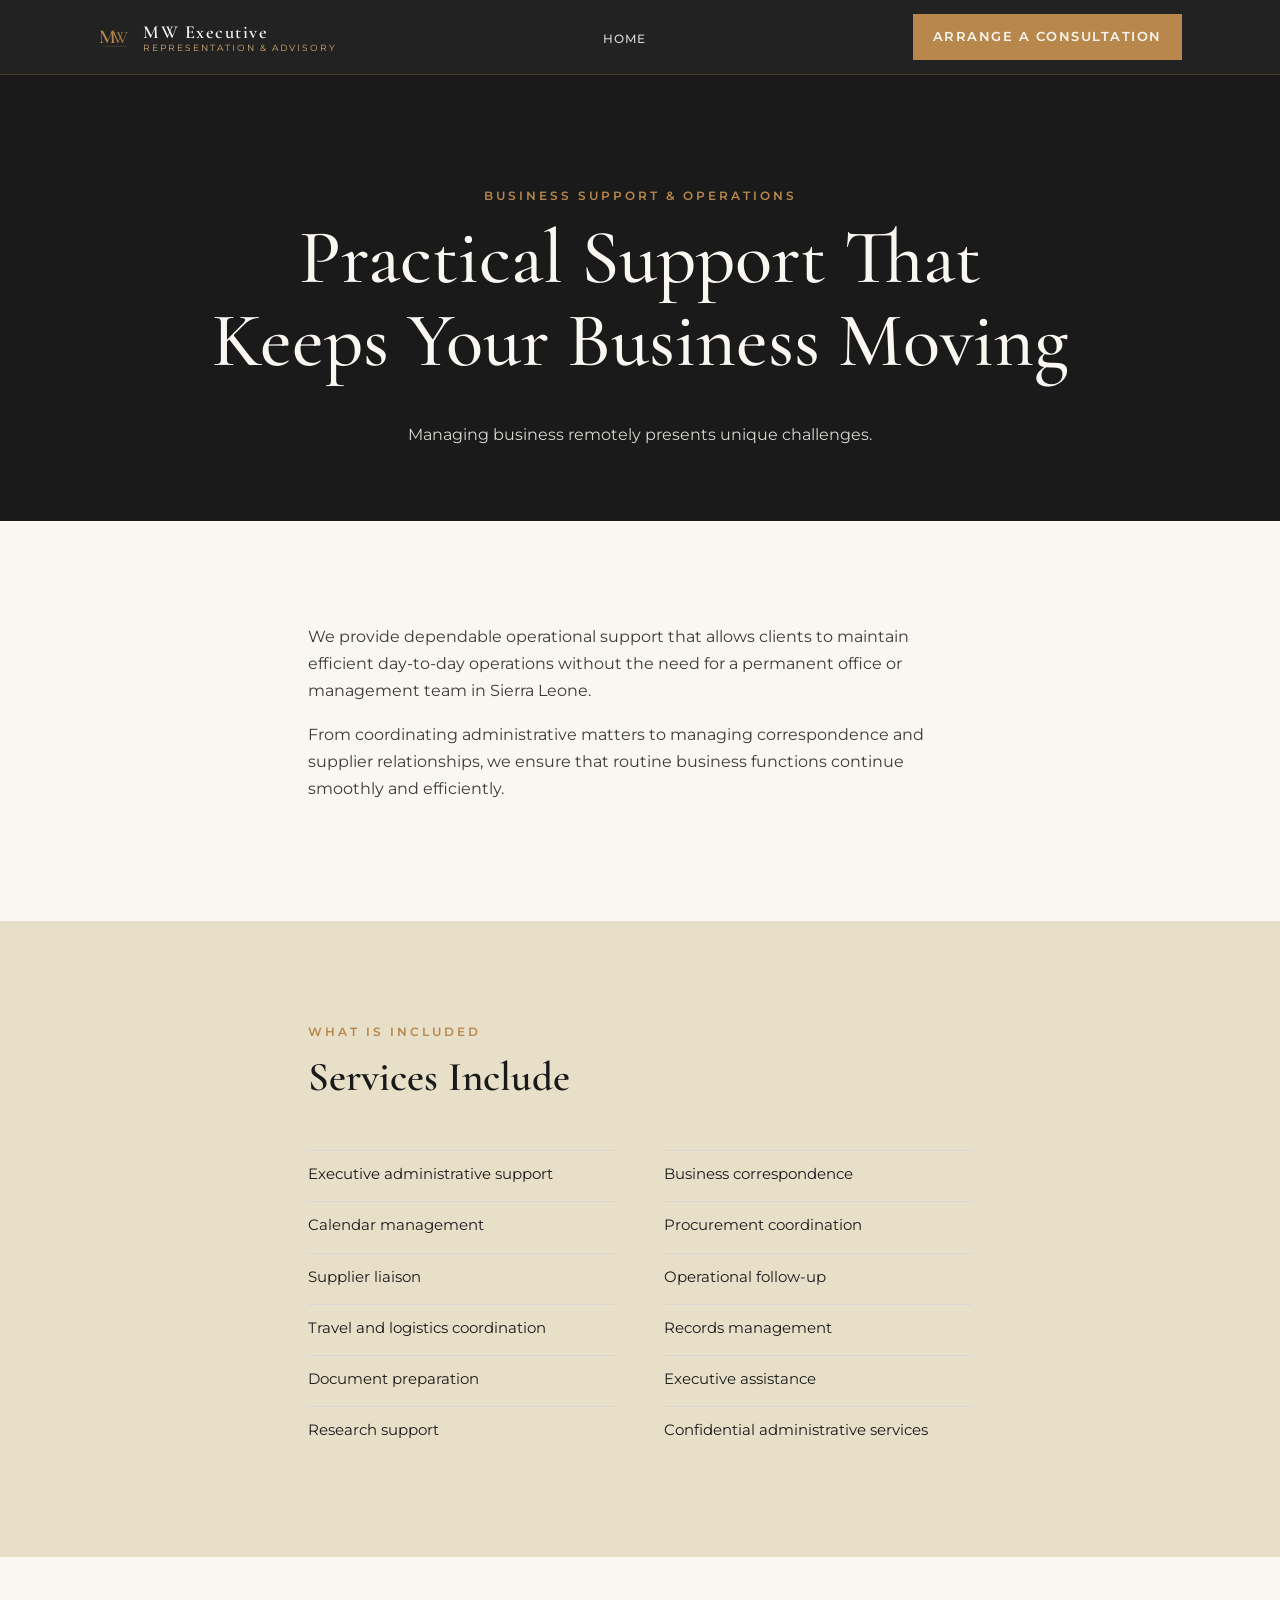
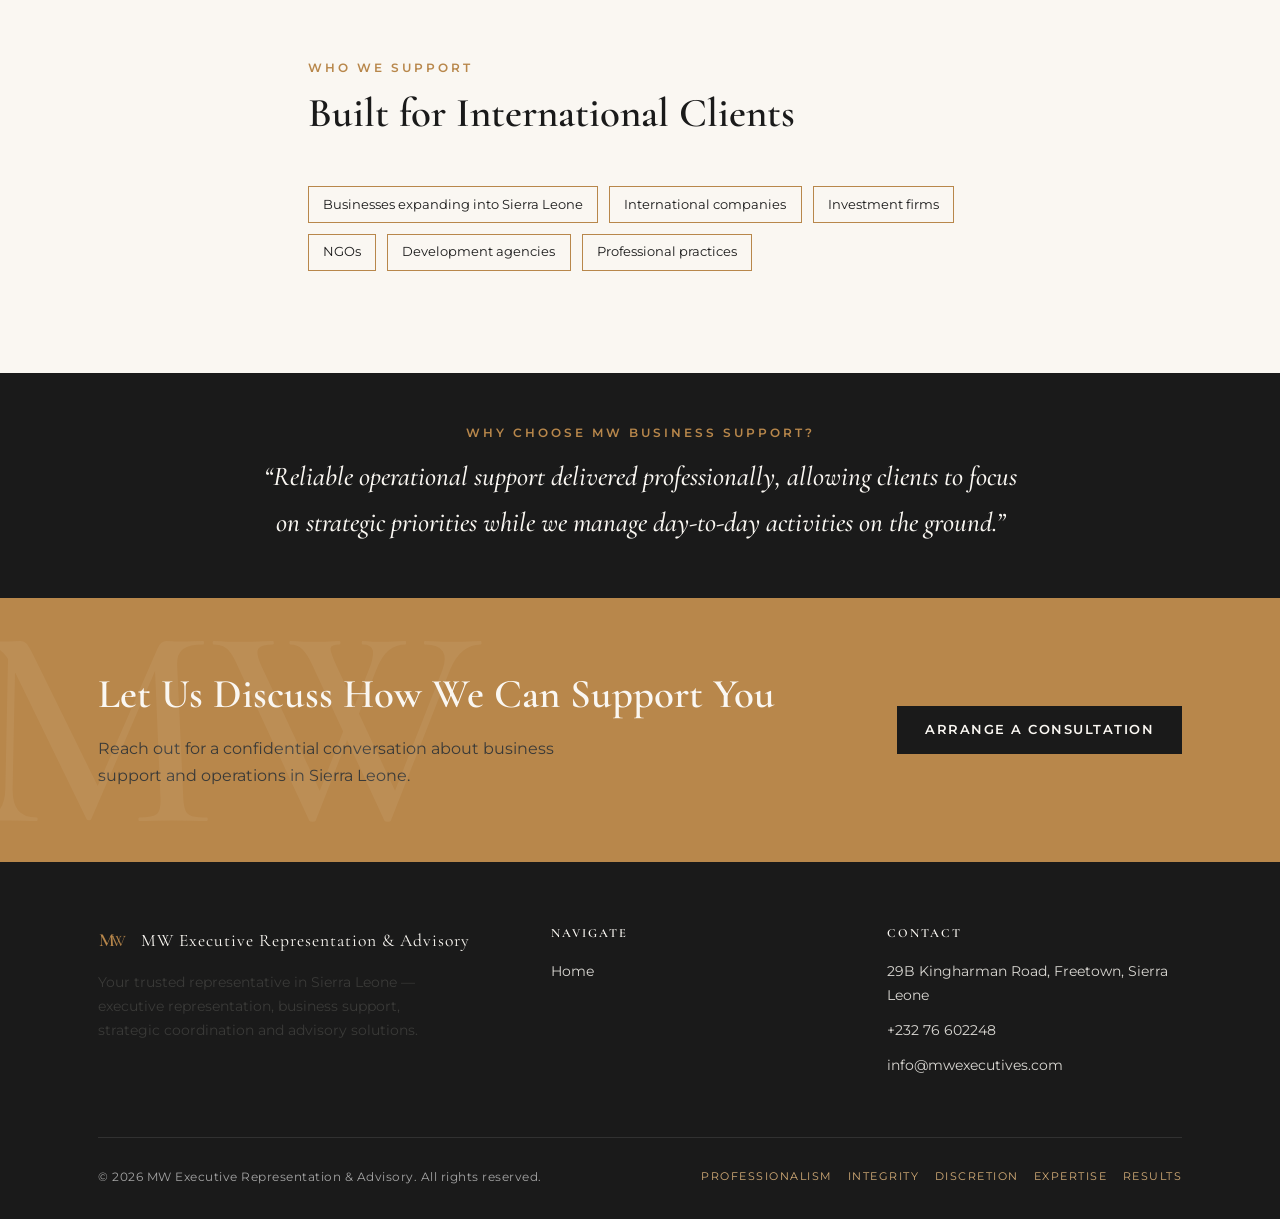
<file: service-business-support.html>
<!doctype html>
<html lang="en">
<head>
  <meta charset="UTF-8" />
  <meta name="viewport" content="width=device-width, initial-scale=1.0" />
  <meta name="theme-color" content="#1A1A1A" />
  <title>Business Support &amp; Operations | MW Executive Representation &amp; Advisory</title>
  <meta name="description" content="Practical operational support that keeps your Sierra Leone business moving — administrative support, correspondence, procurement, logistics and records management, without a permanent local office." />
  <link rel="canonical" href="https://mwexecutives.com/service-business-support.html" />

  <meta property="og:type" content="website" />
  <meta property="og:site_name" content="MW Executive Representation &amp; Advisory" />
  <meta property="og:title" content="Business Support &amp; Operations | MW Executive Representation &amp; Advisory" />
  <meta property="og:description" content="Practical operational support that keeps your Sierra Leone business moving — administrative support, correspondence, procurement, logistics and records management, without a permanent local office." />
  <meta property="og:url" content="https://mwexecutives.com/service-business-support.html" />
  <meta property="og:image" content="https://mwexecutives.com/assets/og-image.png" />
  <meta property="og:image:width" content="1200" />
  <meta property="og:image:height" content="630" />
  <meta property="og:locale" content="en_GB" />

  <meta name="twitter:card" content="summary_large_image" />
  <meta name="twitter:title" content="Business Support &amp; Operations | MW Executive Representation &amp; Advisory" />
  <meta name="twitter:description" content="Practical operational support that keeps your Sierra Leone business moving — administrative support, correspondence, procurement, logistics and records management, without a permanent local office." />
  <meta name="twitter:image" content="https://mwexecutives.com/assets/og-image.png" />
  <link rel="apple-touch-icon" href="assets/apple-touch-icon.png" />
  <link rel="icon" type="image/svg+xml" href="assets/favicon.svg" />
  <link rel="preconnect" href="https://fonts.googleapis.com" />
  <link rel="preconnect" href="https://fonts.gstatic.com" crossorigin />
  <link href="https://fonts.googleapis.com/css2?family=Cormorant+Garamond:ital,wght@0,400;0,500;0,600;1,500&family=Montserrat:wght@400;500;600;700&display=swap" rel="stylesheet" />
  <link rel="stylesheet" href="css/style.css" />

  <script type="application/ld+json">
  {
    "@context": "https://schema.org",
    "@type": "BreadcrumbList",
    "itemListElement": [
      {
        "@type": "ListItem",
        "position": 1,
        "name": "Home",
        "item": "https://mwexecutives.com/"
      },
      {
        "@type": "ListItem",
        "position": 2,
        "name": "Services",
        "item": "https://mwexecutives.com/services.html"
      },
      {
        "@type": "ListItem",
        "position": 3,
        "name": "Business Support & Operations",
        "item": "https://mwexecutives.com/service-business-support.html"
      }
    ]
  }
  </script>
</head>
<body>

  <header class="site-header">
    <nav class="nav">
      <a href="index.html" class="brand">
        <svg class="brand__mark" viewBox="0 0 220 180" aria-hidden="true"><text x="6" y="128" font-family="'Cormorant Garamond', serif" font-weight="600" font-size="128" fill="#B8874B">M</text><text x="92" y="128" font-family="'Cormorant Garamond', serif" font-weight="500" font-size="112" fill="#B8874B" opacity="0.92">W</text><line x1="34" y1="150" x2="186" y2="150" stroke="#B8874B" stroke-width="1.5"/></svg>
        <span class="brand__text">
          <span class="brand__name">MW Executive</span>
          <span class="brand__sub">Representation &amp; Advisory</span>
        </span>
      </a>
      <button class="nav__toggle" aria-label="Toggle navigation" aria-expanded="false">
        <span></span><span></span><span></span>
      </button>
      <ul class="nav__links">
        <li><a href="index.html">Home</a></li>
      </ul>
      <a href="contact.html" class="btn btn--primary nav__cta">Arrange a Consultation</a>
    </nav>
  </header>

  <section class="page-hero">
    <div class="container">
      <span class="eyebrow">Business Support &amp; Operations</span>
      <h1>Practical Support That Keeps Your Business Moving</h1>
      <p>Managing business remotely presents unique challenges.</p>
    </div>
  </section>

  <section>
    <div class="container" style="max-width:760px; margin:0 auto;">
      <p>We provide dependable operational support that allows clients to maintain efficient day-to-day operations without the need for a permanent office or management team in Sierra Leone.</p>
      <p>From coordinating administrative matters to managing correspondence and supplier relationships, we ensure that routine business functions continue smoothly and efficiently.</p>
    </div>
  </section>

  <section class="section--tint">
    <div class="container" style="max-width:760px; margin:0 auto;">
      <div class="section-head section-head--left">
        <span class="eyebrow">What is Included</span>
        <h2>Services Include</h2>
      </div>
      <ul class="checklist">
        <li>Executive administrative support</li>
        <li>Business correspondence</li>
        <li>Calendar management</li>
        <li>Procurement coordination</li>
        <li>Supplier liaison</li>
        <li>Operational follow-up</li>
        <li>Travel and logistics coordination</li>
        <li>Records management</li>
        <li>Document preparation</li>
        <li>Executive assistance</li>
        <li>Research support</li>
        <li>Confidential administrative services</li>
      </ul>
    </div>
  </section>

  <section>
    <div class="container" style="max-width:760px; margin:0 auto;">
      <div class="section-head section-head--left">
        <span class="eyebrow">Who We Support</span>
        <h2>Built for International Clients</h2>
      </div>
      <ul class="support-tags">
        <li>Businesses expanding into Sierra Leone</li>
        <li>International companies</li>
        <li>Investment firms</li>
        <li>NGOs</li>
        <li>Development agencies</li>
        <li>Professional practices</li>
      </ul>
    </div>
  </section>

  <section class="pull-quote">
    <div class="container">
      <span class="eyebrow">Why Choose MW Business Support?</span>
      <p>&ldquo;Reliable operational support delivered professionally, allowing clients to focus on strategic priorities while we manage day-to-day activities on the ground.&rdquo;</p>
    </div>
  </section>

  <section class="cta-banner">
    <div class="container cta-banner__inner">
      <div>
        <h2>Let Us Discuss How We Can Support You</h2>
        <p>Reach out for a confidential conversation about business support and operations in Sierra Leone.</p>
      </div>
      <a href="contact.html" class="btn btn--dark">Arrange a Consultation</a>
    </div>
  </section>

  <footer class="site-footer">
    <div class="container">
      <div class="footer-grid">
        <div>
          <div class="footer-brand">
            <svg class="footer-brand__mark" viewBox="0 0 220 180" aria-hidden="true"><text x="6" y="128" font-family="'Cormorant Garamond', serif" font-weight="600" font-size="128" fill="#B8874B">M</text><text x="92" y="128" font-family="'Cormorant Garamond', serif" font-weight="500" font-size="112" fill="#B8874B" opacity="0.92">W</text></svg>
            <span class="footer-brand__name">MW Executive Representation &amp; Advisory</span>
          </div>
          <p style="max-width:320px; font-size:0.88rem;">Your trusted representative in Sierra Leone — executive representation, business support, strategic coordination and advisory solutions.</p>
        </div>
        <div>
          <h3>Navigate</h3>
          <ul>
            <li><a href="index.html">Home</a></li>
          </ul>
        </div>
        <div>
          <h3>Contact</h3>
          <ul>
            <li>29B Kingharman Road, Freetown, Sierra Leone</li>
            <li><a href="tel:+23276602248">+232 76 602248</a></li>
            <li><a href="mailto:info@mwexecutives.com">info@mwexecutives.com</a></li>
          </ul>
        </div>
      </div>
      <div class="footer-bottom">
        <span>&copy; 2026 MW Executive Representation &amp; Advisory. All rights reserved.</span>
        <span class="footer-values">
          <span>Professionalism</span><span>Integrity</span><span>Discretion</span><span>Expertise</span><span>Results</span>
        </span>
      </div>
    </div>
  </footer>

  <script src="js/main.js"></script>
</body>
</html>
</file>
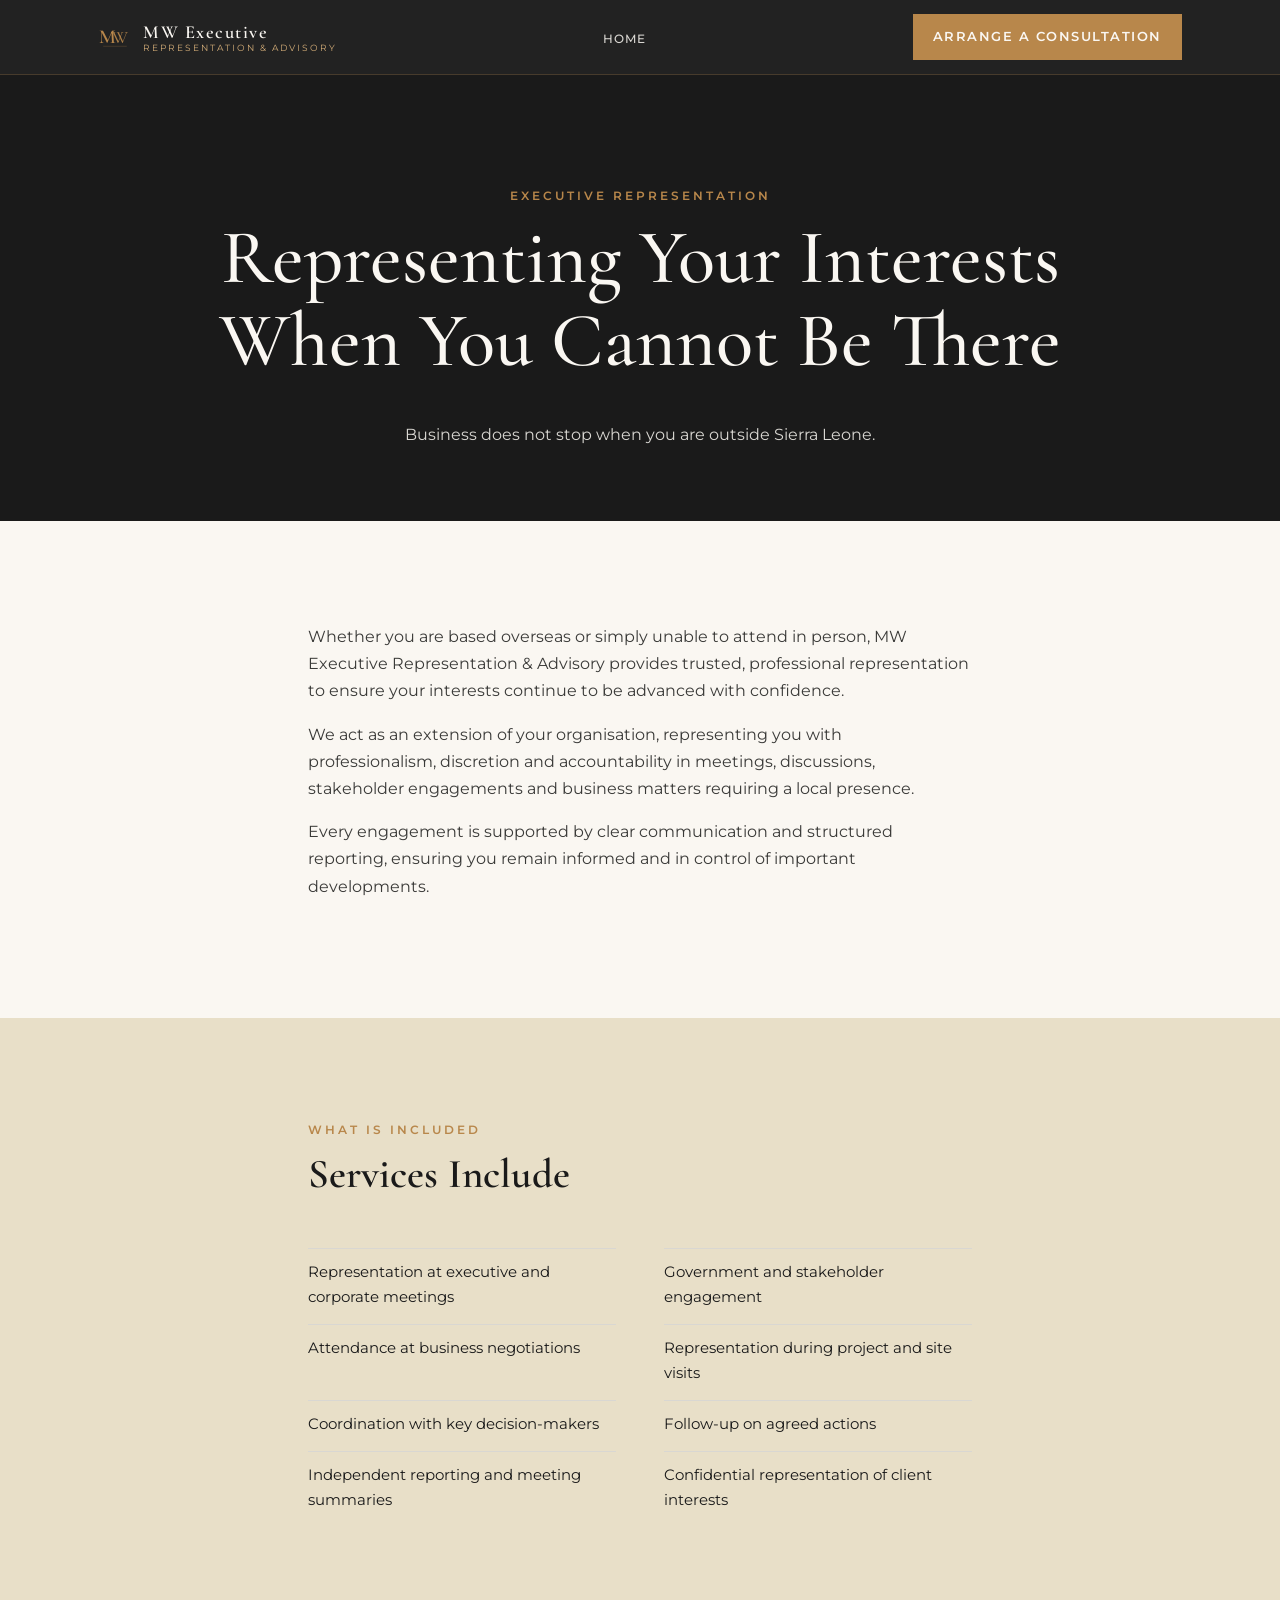
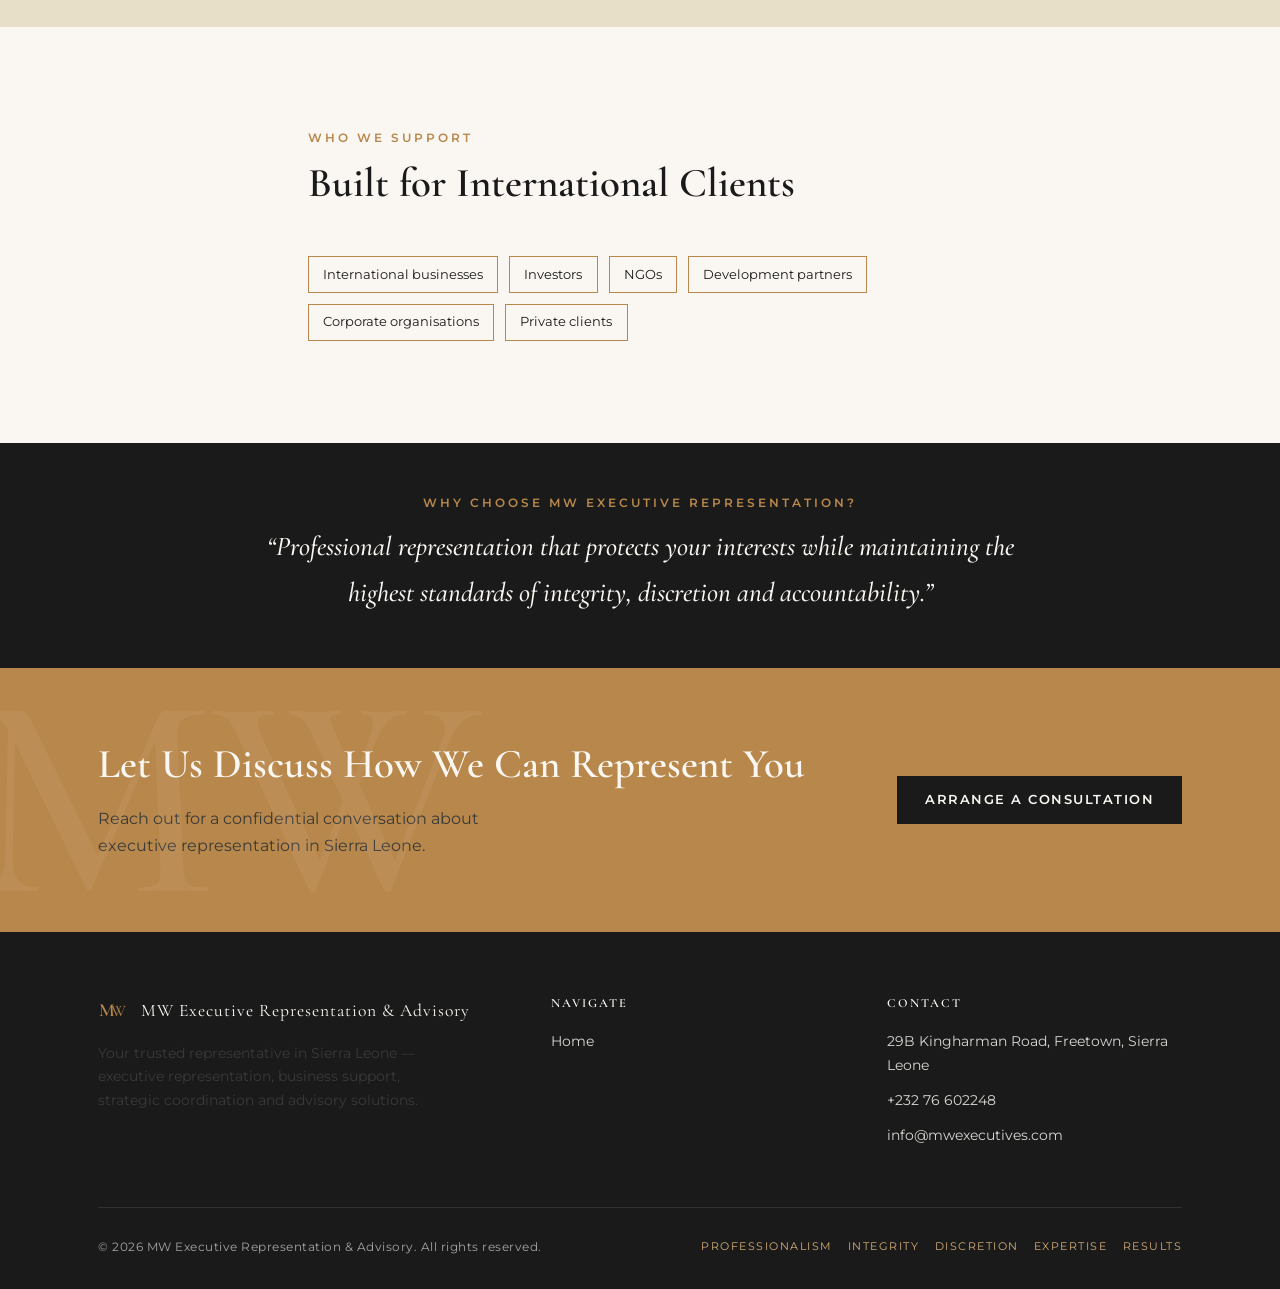
<file: service-executive-representation.html>
<!doctype html>
<html lang="en">
<head>
  <meta charset="UTF-8" />
  <meta name="viewport" content="width=device-width, initial-scale=1.0" />
  <meta name="theme-color" content="#1A1A1A" />
  <title>Executive Representation | MW Executive Representation &amp; Advisory</title>
  <meta name="description" content="Trusted, professional executive representation in Sierra Leone when you cannot be there — meetings, negotiations, site visits, stakeholder engagement and independent reporting." />
  <link rel="canonical" href="https://mwexecutives.com/service-executive-representation.html" />

  <meta property="og:type" content="website" />
  <meta property="og:site_name" content="MW Executive Representation &amp; Advisory" />
  <meta property="og:title" content="Executive Representation | MW Executive Representation &amp; Advisory" />
  <meta property="og:description" content="Trusted, professional executive representation in Sierra Leone when you cannot be there — meetings, negotiations, site visits, stakeholder engagement and independent reporting." />
  <meta property="og:url" content="https://mwexecutives.com/service-executive-representation.html" />
  <meta property="og:image" content="https://mwexecutives.com/assets/og-image.png" />
  <meta property="og:image:width" content="1200" />
  <meta property="og:image:height" content="630" />
  <meta property="og:locale" content="en_GB" />

  <meta name="twitter:card" content="summary_large_image" />
  <meta name="twitter:title" content="Executive Representation | MW Executive Representation &amp; Advisory" />
  <meta name="twitter:description" content="Trusted, professional executive representation in Sierra Leone when you cannot be there — meetings, negotiations, site visits, stakeholder engagement and independent reporting." />
  <meta name="twitter:image" content="https://mwexecutives.com/assets/og-image.png" />
  <link rel="apple-touch-icon" href="assets/apple-touch-icon.png" />
  <link rel="icon" type="image/svg+xml" href="assets/favicon.svg" />
  <link rel="preconnect" href="https://fonts.googleapis.com" />
  <link rel="preconnect" href="https://fonts.gstatic.com" crossorigin />
  <link href="https://fonts.googleapis.com/css2?family=Cormorant+Garamond:ital,wght@0,400;0,500;0,600;1,500&family=Montserrat:wght@400;500;600;700&display=swap" rel="stylesheet" />
  <link rel="stylesheet" href="css/style.css" />

  <script type="application/ld+json">
  {
    "@context": "https://schema.org",
    "@type": "BreadcrumbList",
    "itemListElement": [
      {
        "@type": "ListItem",
        "position": 1,
        "name": "Home",
        "item": "https://mwexecutives.com/"
      },
      {
        "@type": "ListItem",
        "position": 2,
        "name": "Services",
        "item": "https://mwexecutives.com/services.html"
      },
      {
        "@type": "ListItem",
        "position": 3,
        "name": "Executive Representation",
        "item": "https://mwexecutives.com/service-executive-representation.html"
      }
    ]
  }
  </script>
</head>
<body>

  <header class="site-header">
    <nav class="nav">
      <a href="index.html" class="brand">
        <svg class="brand__mark" viewBox="0 0 220 180" aria-hidden="true"><text x="6" y="128" font-family="'Cormorant Garamond', serif" font-weight="600" font-size="128" fill="#B8874B">M</text><text x="92" y="128" font-family="'Cormorant Garamond', serif" font-weight="500" font-size="112" fill="#B8874B" opacity="0.92">W</text><line x1="34" y1="150" x2="186" y2="150" stroke="#B8874B" stroke-width="1.5"/></svg>
        <span class="brand__text">
          <span class="brand__name">MW Executive</span>
          <span class="brand__sub">Representation &amp; Advisory</span>
        </span>
      </a>
      <button class="nav__toggle" aria-label="Toggle navigation" aria-expanded="false">
        <span></span><span></span><span></span>
      </button>
      <ul class="nav__links">
        <li><a href="index.html">Home</a></li>
      </ul>
      <a href="contact.html" class="btn btn--primary nav__cta">Arrange a Consultation</a>
    </nav>
  </header>

  <section class="page-hero">
    <div class="container">
      <span class="eyebrow">Executive Representation</span>
      <h1>Representing Your Interests When You Cannot Be There</h1>
      <p>Business does not stop when you are outside Sierra Leone.</p>
    </div>
  </section>

  <section>
    <div class="container" style="max-width:760px; margin:0 auto;">
      <p>Whether you are based overseas or simply unable to attend in person, MW Executive Representation &amp; Advisory provides trusted, professional representation to ensure your interests continue to be advanced with confidence.</p>
      <p>We act as an extension of your organisation, representing you with professionalism, discretion and accountability in meetings, discussions, stakeholder engagements and business matters requiring a local presence.</p>
      <p>Every engagement is supported by clear communication and structured reporting, ensuring you remain informed and in control of important developments.</p>
    </div>
  </section>

  <section class="section--tint">
    <div class="container" style="max-width:760px; margin:0 auto;">
      <div class="section-head section-head--left">
        <span class="eyebrow">What is Included</span>
        <h2>Services Include</h2>
      </div>
      <ul class="checklist">
        <li>Representation at executive and corporate meetings</li>
        <li>Government and stakeholder engagement</li>
        <li>Attendance at business negotiations</li>
        <li>Representation during project and site visits</li>
        <li>Coordination with key decision-makers</li>
        <li>Follow-up on agreed actions</li>
        <li>Independent reporting and meeting summaries</li>
        <li>Confidential representation of client interests</li>
      </ul>
    </div>
  </section>

  <section>
    <div class="container" style="max-width:760px; margin:0 auto;">
      <div class="section-head section-head--left">
        <span class="eyebrow">Who We Support</span>
        <h2>Built for International Clients</h2>
      </div>
      <ul class="support-tags">
        <li>International businesses</li>
        <li>Investors</li>
        <li>NGOs</li>
        <li>Development partners</li>
        <li>Corporate organisations</li>
        <li>Private clients</li>
      </ul>
    </div>
  </section>

  <section class="pull-quote">
    <div class="container">
      <span class="eyebrow">Why Choose MW Executive Representation?</span>
      <p>&ldquo;Professional representation that protects your interests while maintaining the highest standards of integrity, discretion and accountability.&rdquo;</p>
    </div>
  </section>

  <section class="cta-banner">
    <div class="container cta-banner__inner">
      <div>
        <h2>Let Us Discuss How We Can Represent You</h2>
        <p>Reach out for a confidential conversation about executive representation in Sierra Leone.</p>
      </div>
      <a href="contact.html" class="btn btn--dark">Arrange a Consultation</a>
    </div>
  </section>

  <footer class="site-footer">
    <div class="container">
      <div class="footer-grid">
        <div>
          <div class="footer-brand">
            <svg class="footer-brand__mark" viewBox="0 0 220 180" aria-hidden="true"><text x="6" y="128" font-family="'Cormorant Garamond', serif" font-weight="600" font-size="128" fill="#B8874B">M</text><text x="92" y="128" font-family="'Cormorant Garamond', serif" font-weight="500" font-size="112" fill="#B8874B" opacity="0.92">W</text></svg>
            <span class="footer-brand__name">MW Executive Representation &amp; Advisory</span>
          </div>
          <p style="max-width:320px; font-size:0.88rem;">Your trusted representative in Sierra Leone — executive representation, business support, strategic coordination and advisory solutions.</p>
        </div>
        <div>
          <h3>Navigate</h3>
          <ul>
            <li><a href="index.html">Home</a></li>
          </ul>
        </div>
        <div>
          <h3>Contact</h3>
          <ul>
            <li>29B Kingharman Road, Freetown, Sierra Leone</li>
            <li><a href="tel:+23276602248">+232 76 602248</a></li>
            <li><a href="mailto:info@mwexecutives.com">info@mwexecutives.com</a></li>
          </ul>
        </div>
      </div>
      <div class="footer-bottom">
        <span>&copy; 2026 MW Executive Representation &amp; Advisory. All rights reserved.</span>
        <span class="footer-values">
          <span>Professionalism</span><span>Integrity</span><span>Discretion</span><span>Expertise</span><span>Results</span>
        </span>
      </div>
    </div>
  </footer>

  <script src="js/main.js"></script>
</body>
</html>
</file>
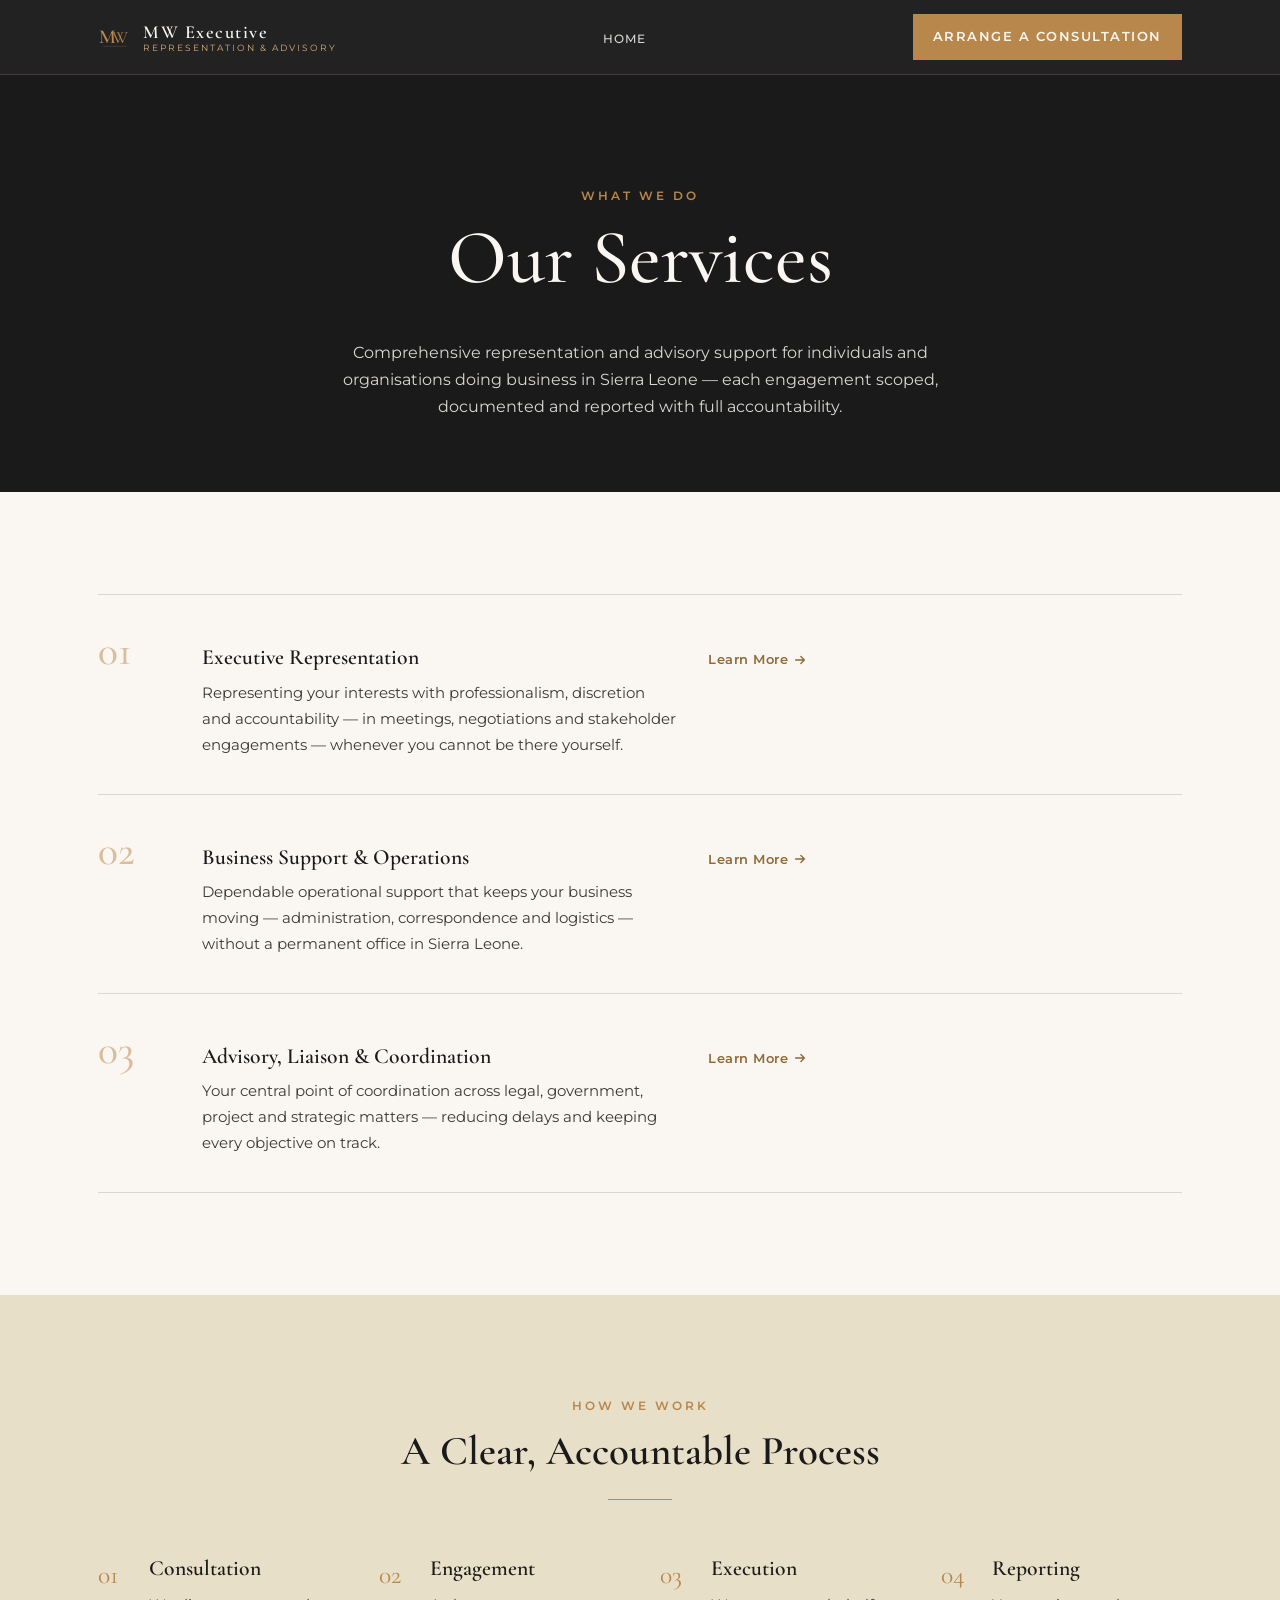
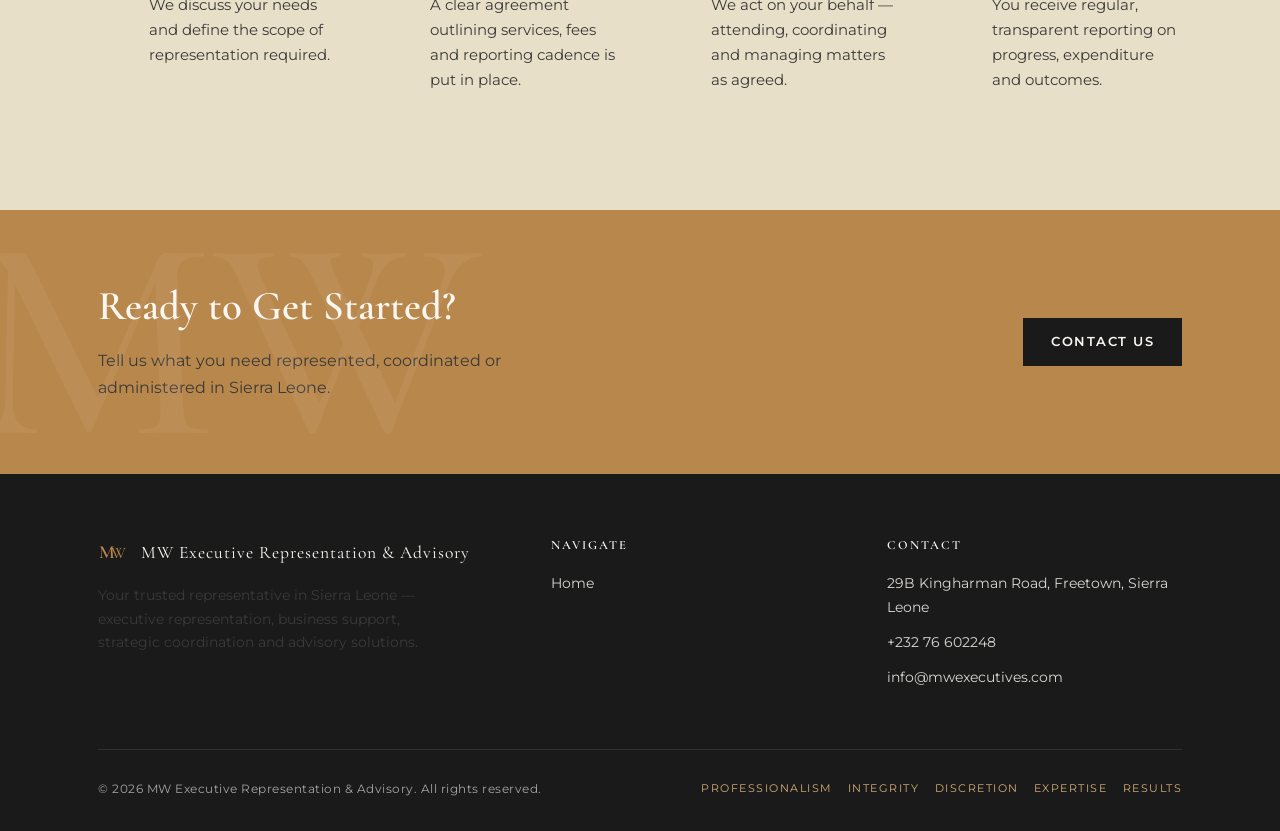
<file: services.html>
<!doctype html>
<html lang="en">
<head>
  <meta charset="UTF-8" />
  <meta name="viewport" content="width=device-width, initial-scale=1.0" />
  <meta name="theme-color" content="#1A1A1A" />
  <title>Services | MW Executive Representation &amp; Advisory</title>
  <meta name="description" content="Executive representation, business support & operations, and advisory, liaison & coordination — professional services offered by MW Executive Representation & Advisory in Sierra Leone." />
  <link rel="canonical" href="https://mwexecutives.com/services.html" />

  <meta property="og:type" content="website" />
  <meta property="og:site_name" content="MW Executive Representation &amp; Advisory" />
  <meta property="og:title" content="Services | MW Executive Representation &amp; Advisory" />
  <meta property="og:description" content="Executive representation, business support & operations, and advisory, liaison & coordination — professional services offered by MW Executive Representation & Advisory in Sierra Leone." />
  <meta property="og:url" content="https://mwexecutives.com/services.html" />
  <meta property="og:image" content="https://mwexecutives.com/assets/og-image.png" />
  <meta property="og:image:width" content="1200" />
  <meta property="og:image:height" content="630" />
  <meta property="og:locale" content="en_GB" />

  <meta name="twitter:card" content="summary_large_image" />
  <meta name="twitter:title" content="Services | MW Executive Representation &amp; Advisory" />
  <meta name="twitter:description" content="Executive representation, business support & operations, and advisory, liaison & coordination — professional services offered by MW Executive Representation & Advisory in Sierra Leone." />
  <meta name="twitter:image" content="https://mwexecutives.com/assets/og-image.png" />
  <link rel="apple-touch-icon" href="assets/apple-touch-icon.png" />
  <link rel="icon" type="image/svg+xml" href="assets/favicon.svg" />
  <link rel="preconnect" href="https://fonts.googleapis.com" />
  <link rel="preconnect" href="https://fonts.gstatic.com" crossorigin />
  <link href="https://fonts.googleapis.com/css2?family=Cormorant+Garamond:ital,wght@0,400;0,500;0,600;1,500&family=Montserrat:wght@400;500;600;700&display=swap" rel="stylesheet" />
  <link rel="stylesheet" href="css/style.css" />

  <script type="application/ld+json">
  {
    "@context": "https://schema.org",
    "@type": "BreadcrumbList",
    "itemListElement": [
      {
        "@type": "ListItem",
        "position": 1,
        "name": "Home",
        "item": "https://mwexecutives.com/"
      },
      {
        "@type": "ListItem",
        "position": 2,
        "name": "Services",
        "item": "https://mwexecutives.com/services.html"
      }
    ]
  }
  </script>
</head>
<body>

  <header class="site-header">
    <nav class="nav">
      <a href="index.html" class="brand">
        <svg class="brand__mark" viewBox="0 0 220 180" aria-hidden="true"><text x="6" y="128" font-family="'Cormorant Garamond', serif" font-weight="600" font-size="128" fill="#B8874B">M</text><text x="92" y="128" font-family="'Cormorant Garamond', serif" font-weight="500" font-size="112" fill="#B8874B" opacity="0.92">W</text><line x1="34" y1="150" x2="186" y2="150" stroke="#B8874B" stroke-width="1.5"/></svg>
        <span class="brand__text">
          <span class="brand__name">MW Executive</span>
          <span class="brand__sub">Representation &amp; Advisory</span>
        </span>
      </a>
      <button class="nav__toggle" aria-label="Toggle navigation" aria-expanded="false">
        <span></span><span></span><span></span>
      </button>
      <ul class="nav__links">
        <li><a href="index.html">Home</a></li>
      </ul>
      <a href="contact.html" class="btn btn--primary nav__cta">Arrange a Consultation</a>
    </nav>
  </header>

  <section class="page-hero">
    <div class="container">
      <span class="eyebrow">What We Do</span>
      <h1>Our Services</h1>
      <p>Comprehensive representation and advisory support for individuals and organisations doing business in Sierra Leone — each engagement scoped, documented and reported with full accountability.</p>
    </div>
  </section>

  <section>
    <div class="container">
      <div class="service-list">

        <article class="service-row service-row--detail">
          <span class="service-row__index">01</span>
          <div class="service-row__body">
            <h3>Executive Representation</h3>
            <p>Representing your interests with professionalism, discretion and accountability — in meetings, negotiations and stakeholder engagements — whenever you cannot be there yourself.</p>
          </div>
          <div class="service-row__tags">
            <a href="service-executive-representation.html" class="link-more">Learn More <svg viewBox="0 0 16 16" fill="none" stroke="currentColor" stroke-width="1.6" stroke-linecap="round"><path d="M3 8h10M9 4l4 4-4 4"/></svg></a>
          </div>
        </article>

        <article class="service-row service-row--detail">
          <span class="service-row__index">02</span>
          <div class="service-row__body">
            <h3>Business Support &amp; Operations</h3>
            <p>Dependable operational support that keeps your business moving — administration, correspondence and logistics — without a permanent office in Sierra Leone.</p>
          </div>
          <div class="service-row__tags">
            <a href="service-business-support.html" class="link-more">Learn More <svg viewBox="0 0 16 16" fill="none" stroke="currentColor" stroke-width="1.6" stroke-linecap="round"><path d="M3 8h10M9 4l4 4-4 4"/></svg></a>
          </div>
        </article>

        <article class="service-row service-row--detail">
          <span class="service-row__index">03</span>
          <div class="service-row__body">
            <h3>Advisory, Liaison &amp; Coordination</h3>
            <p>Your central point of coordination across legal, government, project and strategic matters — reducing delays and keeping every objective on track.</p>
          </div>
          <div class="service-row__tags">
            <a href="service-advisory-liaison-coordination.html" class="link-more">Learn More <svg viewBox="0 0 16 16" fill="none" stroke="currentColor" stroke-width="1.6" stroke-linecap="round"><path d="M3 8h10M9 4l4 4-4 4"/></svg></a>
          </div>
        </article>

      </div>
    </div>
  </section>

  <section class="section--tint">
    <div class="container">
      <div class="section-head">
        <span class="eyebrow">How We Work</span>
        <h2>A Clear, Accountable Process</h2>
        <hr class="rule rule--center" />
      </div>
      <div class="process">
        <div class="process__step">
          <h3>Consultation</h3>
          <p style="font-size:0.92rem;">We discuss your needs and define the scope of representation required.</p>
        </div>
        <div class="process__step">
          <h3>Engagement</h3>
          <p style="font-size:0.92rem;">A clear agreement outlining services, fees and reporting cadence is put in place.</p>
        </div>
        <div class="process__step">
          <h3>Execution</h3>
          <p style="font-size:0.92rem;">We act on your behalf — attending, coordinating and managing matters as agreed.</p>
        </div>
        <div class="process__step">
          <h3>Reporting</h3>
          <p style="font-size:0.92rem;">You receive regular, transparent reporting on progress, expenditure and outcomes.</p>
        </div>
      </div>
    </div>
  </section>

  <section class="cta-banner">
    <div class="container cta-banner__inner">
      <div>
        <h2>Ready to Get Started?</h2>
        <p>Tell us what you need represented, coordinated or administered in Sierra Leone.</p>
      </div>
      <a href="contact.html" class="btn btn--dark">Contact Us</a>
    </div>
  </section>

  <footer class="site-footer">
    <div class="container">
      <div class="footer-grid">
        <div>
          <div class="footer-brand">
            <svg class="footer-brand__mark" viewBox="0 0 220 180" aria-hidden="true"><text x="6" y="128" font-family="'Cormorant Garamond', serif" font-weight="600" font-size="128" fill="#B8874B">M</text><text x="92" y="128" font-family="'Cormorant Garamond', serif" font-weight="500" font-size="112" fill="#B8874B" opacity="0.92">W</text></svg>
            <span class="footer-brand__name">MW Executive Representation &amp; Advisory</span>
          </div>
          <p style="max-width:320px; font-size:0.88rem;">Your trusted representative in Sierra Leone — executive representation, business support, strategic coordination and advisory solutions.</p>
        </div>
        <div>
          <h3>Navigate</h3>
          <ul>
            <li><a href="index.html">Home</a></li>
          </ul>
        </div>
        <div>
          <h3>Contact</h3>
          <ul>
            <li>29B Kingharman Road, Freetown, Sierra Leone</li>
            <li><a href="tel:+23276602248">+232 76 602248</a></li>
            <li><a href="mailto:info@mwexecutives.com">info@mwexecutives.com</a></li>
          </ul>
        </div>
      </div>
      <div class="footer-bottom">
        <span>&copy; 2026 MW Executive Representation &amp; Advisory. All rights reserved.</span>
        <span class="footer-values">
          <span>Professionalism</span><span>Integrity</span><span>Discretion</span><span>Expertise</span><span>Results</span>
        </span>
      </div>
    </div>
  </footer>

  <script src="js/main.js"></script>
</body>
</html>
</file>
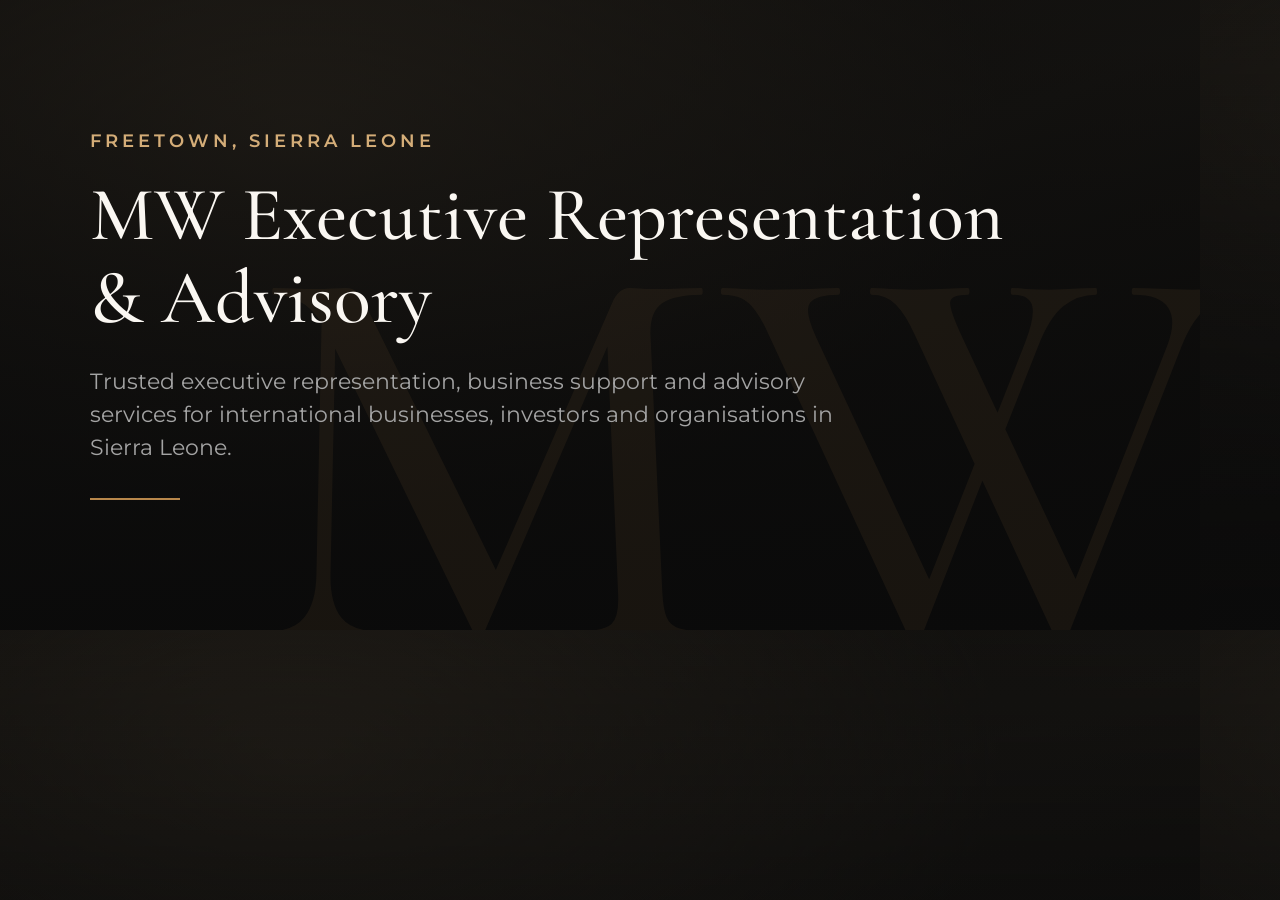
<file: assets/og-card.html>
<!doctype html>
<html lang="en">
<head>
<meta charset="UTF-8" />
<link rel="preconnect" href="https://fonts.googleapis.com" />
<link rel="preconnect" href="https://fonts.gstatic.com" crossorigin />
<link href="https://fonts.googleapis.com/css2?family=Cormorant+Garamond:ital,wght@0,400;0,500;0,600;1,500&family=Montserrat:wght@400;500;600;700&display=swap" rel="stylesheet" />
<style>
  * { margin: 0; padding: 0; box-sizing: border-box; }
  html, body {
    width: 1200px;
    height: 630px;
    overflow: hidden;
    background:
      linear-gradient(180deg, rgba(10,10,10,0.55) 0%, rgba(10,10,10,0.82) 60%, rgba(10,10,10,0.97) 100%),
      radial-gradient(ellipse at 25% 20%, #3a3226 0%, transparent 55%),
      linear-gradient(160deg, #14120f 0%, #1f1c17 45%, #0d0c0a 100%);
    position: relative;
    font-family: 'Montserrat', Arial, sans-serif;
  }
  .watermark {
    position: absolute;
    right: -40px;
    bottom: -110px;
    font-family: 'Cormorant Garamond', serif;
    font-weight: 500;
    font-size: 560px;
    line-height: 1;
    color: #B8874B;
    opacity: 0.08;
    white-space: nowrap;
  }
  .content {
    position: relative;
    z-index: 2;
    height: 100%;
    display: flex;
    flex-direction: column;
    justify-content: center;
    padding: 0 90px;
  }
  .eyebrow {
    font-size: 18px;
    letter-spacing: 4px;
    text-transform: uppercase;
    color: #D4AD78;
    font-weight: 600;
    margin-bottom: 22px;
  }
  h1 {
    font-family: 'Cormorant Garamond', serif;
    font-weight: 500;
    font-size: 76px;
    line-height: 1.08;
    color: #FAF7F2;
    max-width: 920px;
    margin-bottom: 26px;
  }
  p {
    font-size: 22px;
    color: #A4A4A4;
    max-width: 760px;
    line-height: 1.5;
  }
  .rule { width: 90px; height: 2px; background: #B8874B; margin-top: 34px; }
</style>
</head>
<body>
  <div class="watermark">MW</div>
  <div class="content">
    <div class="eyebrow">Freetown, Sierra Leone</div>
    <h1>MW Executive Representation &amp; Advisory</h1>
    <p>Trusted executive representation, business support and advisory services for international businesses, investors and organisations in Sierra Leone.</p>
    <div class="rule"></div>
  </div>
</body>
</html>
</file>
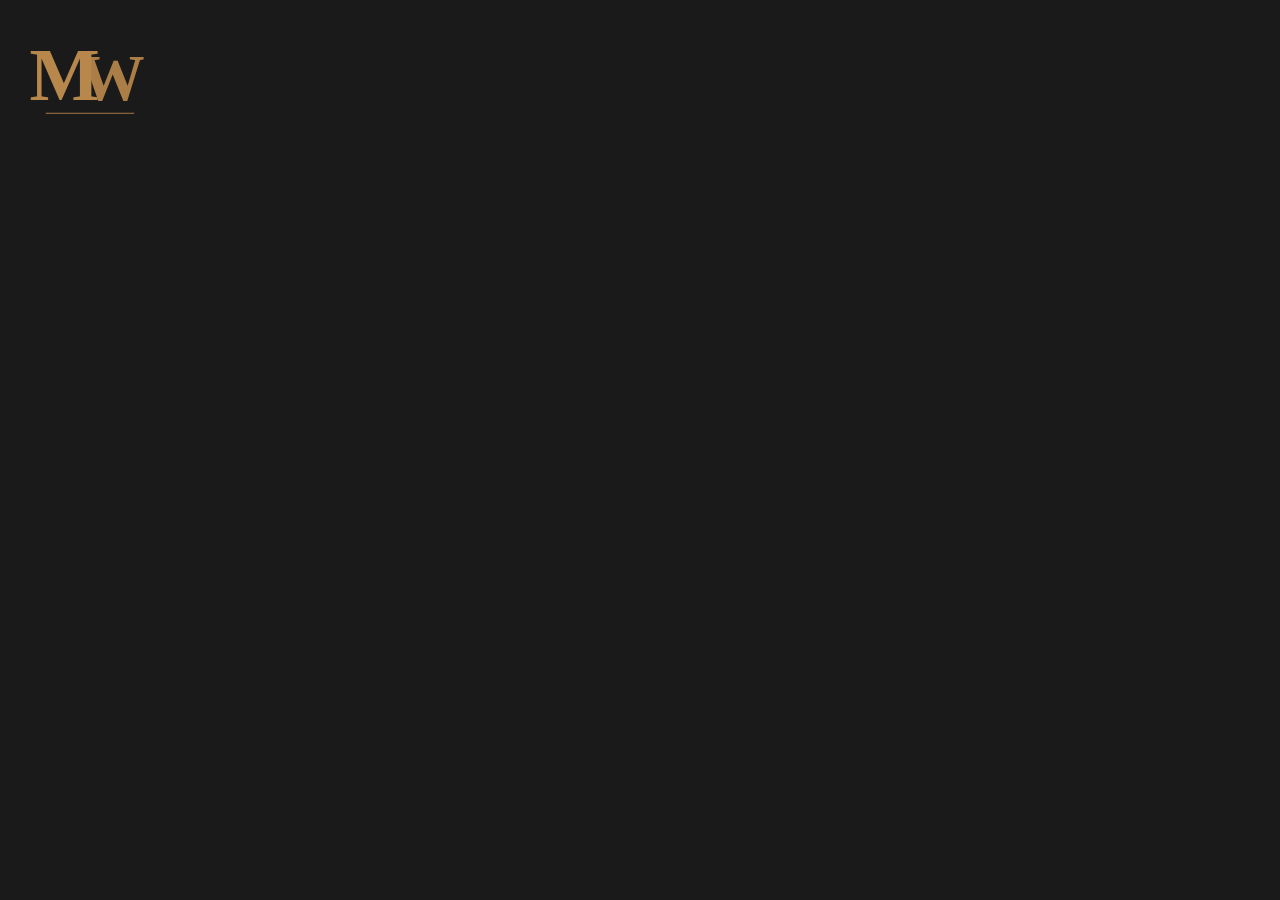
<file: assets/touch-icon-card.html>
<!doctype html>
<html lang="en">
<head>
<meta charset="UTF-8" />
<style>
  * { margin: 0; padding: 0; box-sizing: border-box; }
  html, body { width: 180px; height: 180px; overflow: hidden; background: #1A1A1A; }
  svg { display: block; width: 128px; height: auto; margin: 26px auto 0; }
</style>
</head>
<body>
  <svg viewBox="0 0 220 180" aria-hidden="true"><text x="6" y="128" font-family="Georgia, 'Times New Roman', serif" font-weight="700" font-size="128" fill="#B8874B">M</text><text x="92" y="128" font-family="Georgia, 'Times New Roman', serif" font-weight="600" font-size="112" fill="#B8874B" opacity="0.92">W</text><line x1="34" y1="150" x2="186" y2="150" stroke="#B8874B" stroke-width="1.5"/></svg>
</body>
</html>
</file>
<file: css/style.css>
/* ==========================================================================
   MW Executive Representation & Advisory — Site Stylesheet
   ========================================================================== */

:root {
  --bronze: #B8874B;
  --bronze-dark: #8F6A38;
  --bronze-light: #D4AD78;
  --champagne: #E8DFC8;
  --warm-white: #FAF7F2;
  --charcoal: #1A1A1A;
  --charcoal-soft: #262421;
  --slate: #A4A4A4;
  --slate-light: #D9D7D2;

  --font-heading: 'Cormorant Garamond', 'Times New Roman', serif;
  --font-body: 'Montserrat', -apple-system, 'Segoe UI', sans-serif;

  --max-width: 1180px;
  --transition: 0.28s cubic-bezier(0.4, 0, 0.2, 1);
}

* { box-sizing: border-box; }

html { scroll-behavior: smooth; }

body {
  margin: 0;
  font-family: var(--font-body);
  color: var(--charcoal);
  background: var(--warm-white);
  line-height: 1.7;
  -webkit-font-smoothing: antialiased;
}

img { max-width: 100%; display: block; }

a { color: inherit; text-decoration: none; }
a, button { touch-action: manipulation; }
a:focus-visible, button:focus-visible {
  outline: 2px solid var(--bronze);
  outline-offset: 2px;
}

h1, h2, h3, h4 {
  font-family: var(--font-heading);
  font-weight: 600;
  color: var(--charcoal);
  margin: 0 0 0.5em;
  line-height: 1.2;
  text-wrap: balance;
}

h1 { font-size: clamp(2.9rem, 6vw, 5.2rem); font-weight: 500; line-height: 1.08; }
h2 { font-size: clamp(1.9rem, 3.2vw, 2.6rem); }
h3 { font-size: 1.35rem; }

p { margin: 0 0 1em; color: #3a3a38; }

.eyebrow {
  font-family: var(--font-body);
  font-size: 0.72rem;
  font-weight: 600;
  letter-spacing: 3px;
  text-transform: uppercase;
  color: var(--bronze);
  display: block;
  margin-bottom: 0.9em;
}

.container {
  max-width: var(--max-width);
  margin: 0 auto;
  padding: 0 clamp(1.25rem, 4vw, 3rem);
}

.rule {
  width: 64px;
  height: 1px;
  background: var(--bronze);
  border: none;
  margin: 1.4em 0;
}
.rule--center { margin-left: auto; margin-right: auto; }

/* --------------------------- Buttons --------------------------- */

.btn {
  display: inline-flex;
  align-items: center;
  gap: 0.6em;
  font-family: var(--font-body);
  font-size: 0.8rem;
  font-weight: 600;
  letter-spacing: 1.5px;
  text-transform: uppercase;
  padding: 0.95em 2.1em;
  border: 1px solid transparent;
  cursor: pointer;
  transition: background var(--transition), color var(--transition), border-color var(--transition);
}

.btn--primary {
  background: var(--bronze);
  color: var(--warm-white);
  border-color: var(--bronze);
}
.btn--primary:hover { background: var(--bronze-dark); border-color: var(--bronze-dark); }

.btn--outline {
  background: transparent;
  color: var(--warm-white);
  border-color: rgba(250, 247, 242, 0.55);
}
.btn--outline:hover { background: rgba(250, 247, 242, 0.12); border-color: var(--warm-white); }

.btn--dark {
  background: var(--charcoal);
  color: var(--warm-white);
  border-color: var(--charcoal);
}
.btn--dark:hover { background: #000; }

/* --------------------------- Header / Nav --------------------------- */

.site-header {
  position: sticky;
  top: 0;
  z-index: 100;
  background: rgba(26, 26, 26, 0.96);
  backdrop-filter: blur(6px);
  border-bottom: 1px solid rgba(184, 135, 75, 0.25);
}

.nav {
  display: flex;
  align-items: center;
  justify-content: space-between;
  gap: 1.5rem;
  padding: 0.9rem clamp(1.25rem, 4vw, 3rem);
  max-width: var(--max-width);
  margin: 0 auto;
}

.brand {
  display: flex;
  align-items: center;
  gap: 0.7rem;
  color: var(--warm-white);
  flex-shrink: 0;
}
.brand__mark { width: 34px; height: 28px; flex-shrink: 0; }
.brand__text { display: flex; flex-direction: column; line-height: 1.15; }
.brand__name {
  font-family: var(--font-heading);
  font-size: 1.15rem;
  letter-spacing: 1.5px;
  font-weight: 600;
}
.brand__sub {
  font-size: 0.55rem;
  letter-spacing: 2px;
  color: var(--bronze-light);
  text-transform: uppercase;
}

.nav__links {
  display: flex;
  flex-wrap: wrap;
  row-gap: 0.5rem;
  column-gap: 0.55rem;
  list-style: none;
  margin: 0;
  padding: 0;
}
.nav__links li { flex-shrink: 0; }
.nav__links a {
  display: inline-block;
  white-space: nowrap;
  color: var(--slate-light);
  font-size: 0.78rem;
  font-weight: 500;
  letter-spacing: 1px;
  text-transform: uppercase;
  transition: color var(--transition);
  position: relative;
}
.nav__links a:hover,
.nav__links a[aria-current="page"] { color: var(--bronze-light); }

.nav__cta {
  display: none;
  white-space: nowrap;
  flex-shrink: 0;
  padding: 0.85em 1.5em;
}

.nav__toggle {
  display: none;
  flex-direction: column;
  gap: 5px;
  background: none;
  border: none;
  cursor: pointer;
  padding: 0.5em;
}
.nav__toggle span {
  width: 24px;
  height: 1.5px;
  background: var(--warm-white);
}

@media (min-width: 800px) {
  .nav__cta { display: inline-flex; }
}

@media (max-width: 799px) {
  .nav__toggle { display: flex; }
  .nav__links {
    position: absolute;
    top: 100%;
    left: 0;
    right: 0;
    background: var(--charcoal);
    flex-direction: column;
    gap: 0;
    max-height: 0;
    overflow: hidden;
    transition: max-height var(--transition);
    border-bottom: 1px solid rgba(184, 135, 75, 0.25);
  }
  .nav__links.is-open { max-height: 400px; }
  .nav__links a {
    display: block;
    padding: 1rem clamp(1.25rem, 4vw, 3rem);
    border-top: 1px solid rgba(255,255,255,0.06);
  }
}

/* --------------------------- Hero --------------------------- */

.hero {
  position: relative;
  min-height: 86vh;
  display: flex;
  align-items: center;
  color: var(--warm-white);
  background:
    linear-gradient(180deg, rgba(10,10,10,0.55) 0%, rgba(10,10,10,0.78) 55%, rgba(10,10,10,0.95) 100%),
    radial-gradient(ellipse at 30% 20%, #3a3226 0%, transparent 55%),
    linear-gradient(160deg, #14120f 0%, #1f1c17 45%, #0d0c0a 100%);
  overflow: hidden;
}

.hero__skyline {
  position: absolute;
  bottom: 0;
  left: 0;
  width: 100%;
  height: 40%;
  opacity: 0.5;
}

.hero::after {
  content: "MW";
  position: absolute;
  right: -0.06em;
  bottom: -0.18em;
  font-family: var(--font-heading);
  font-weight: 500;
  font-size: 32rem;
  line-height: 1;
  color: var(--bronze);
  opacity: 0.06;
  pointer-events: none;
  z-index: 0;
  white-space: nowrap;
}

.hero__content { position: relative; z-index: 2; max-width: 720px; }
.hero__content h1 { color: var(--warm-white); }
.hero__content > * {
  opacity: 0;
  animation: hero-rise 0.7s ease-out forwards;
}
.hero__content .eyebrow { animation-delay: 0.05s; }
.hero__content h1 { animation-delay: 0.15s; }
.hero__content .hero__tagline { animation-delay: 0.3s; }
.hero__content .hero__actions { animation-delay: 0.42s; }
.hero__content .hero__meta { animation-delay: 0.54s; }

@keyframes hero-rise {
  from { opacity: 0; transform: translateY(14px); }
  to { opacity: 1; transform: translateY(0); }
}

@media (prefers-reduced-motion: reduce) {
  .hero__content > * { opacity: 1; animation: none; }
}

.hero__tagline {
  font-size: 1.05rem;
  color: var(--slate-light);
  max-width: 520px;
  margin-bottom: 2em;
}

.hero__actions { display: flex; flex-wrap: wrap; gap: 1rem; margin-bottom: 2.5em; }

.hero__meta {
  display: flex;
  flex-wrap: wrap;
  gap: 0.6em 1.6em;
  font-size: 0.72rem;
  letter-spacing: 1.5px;
  text-transform: uppercase;
  color: var(--bronze-light);
}
.hero__meta span:not(:last-child)::after { content: '·'; margin-left: 1.6em; color: rgba(212,173,120,0.5); }

/* --------------------------- Page hero (interior pages) --------------------------- */

.page-hero {
  background: var(--charcoal);
  color: var(--warm-white);
  padding: clamp(4rem, 10vw, 7rem) 0 clamp(3rem, 6vw, 4.5rem);
  text-align: center;
}
.page-hero h1 { color: var(--warm-white); }
.page-hero p { color: var(--slate-light); max-width: 620px; margin: 0 auto; }

/* --------------------------- Sections --------------------------- */

section { padding: clamp(3.5rem, 8vw, 6.5rem) 0; }

.section--tint { background: var(--champagne); }
.section--dark { background: var(--charcoal); color: var(--warm-white); }
.section--dark h2, .section--dark h3 { color: var(--warm-white); }
.section--dark p { color: var(--slate-light); }

.section-head { max-width: 640px; margin: 0 auto 3.5rem; text-align: center; }
.section-head--left { margin: 0 0 3rem; text-align: left; }

/* --------------------------- Why choose us (reasons grid) --------------------------- */

.reasons {
  display: grid;
  grid-template-columns: repeat(auto-fit, minmax(190px, 1fr));
  gap: 2rem 2.2rem;
}
.reasons__item { padding-left: 1rem; border-left: 2px solid var(--bronze); }
.reasons__item h3 {
  font-family: var(--font-body);
  font-size: 0.82rem;
  font-weight: 700;
  letter-spacing: 1px;
  text-transform: uppercase;
  color: var(--charcoal);
  margin-bottom: 0.5em;
}
.reasons__item p { font-size: 0.88rem; margin: 0; color: var(--slate); }

/* --------------------------- Reports checklist grid --------------------------- */

.reports-list {
  list-style: none;
  margin: 2.2rem 0 0;
  padding: 0;
  display: grid;
  grid-template-columns: 1fr 1fr;
  gap: 0.2rem 3rem;
  max-width: 700px;
}
.reports-list li {
  padding: 0.75em 0;
  border-top: 1px solid var(--slate-light);
  font-size: 0.92rem;
}
@media (max-width: 640px) {
  .reports-list { grid-template-columns: 1fr; }
}

/* --------------------------- Service detail pages --------------------------- */

.link-more {
  display: inline-flex;
  align-items: center;
  gap: 0.4em;
  font-size: 0.8rem;
  font-weight: 600;
  letter-spacing: 0.5px;
  color: var(--bronze-dark);
  border-bottom: 1px solid transparent;
  transition: border-color var(--transition), color var(--transition);
}
.link-more:hover { border-color: var(--bronze-dark); }
.link-more svg { width: 14px; height: 14px; transition: transform var(--transition); }
.link-more:hover svg { transform: translateX(3px); }

.checklist {
  list-style: none;
  margin: 1.4rem 0 0;
  padding: 0;
  display: grid;
  grid-template-columns: 1fr 1fr;
  gap: 0.2rem 3rem;
}
.checklist li {
  padding: 0.75em 0;
  border-top: 1px solid var(--slate-light);
  font-size: 0.92rem;
}
@media (max-width: 640px) { .checklist { grid-template-columns: 1fr; } }

.service-detail__group { margin-top: 2.8rem; }
.service-detail__group:first-child { margin-top: 0; }
.service-detail__group h3 {
  font-size: 1.05rem;
  padding-bottom: 0.5em;
  border-bottom: 2px solid var(--bronze);
  display: inline-block;
}

.support-tags {
  display: flex;
  flex-wrap: wrap;
  gap: 0.7rem;
  list-style: none;
  margin: 1.4rem 0 0;
  padding: 0;
}
.support-tags li {
  border: 1px solid var(--bronze);
  color: var(--charcoal);
  font-size: 0.8rem;
  padding: 0.5em 1.1em;
}

.pull-quote {
  background: var(--charcoal);
  color: var(--warm-white);
  padding: clamp(2.2rem, 5vw, 3.2rem);
  text-align: center;
}
.pull-quote span.eyebrow { display: block; margin-bottom: 0.9em; }
.pull-quote p {
  font-family: var(--font-heading);
  font-size: clamp(1.3rem, 2.6vw, 1.7rem);
  font-weight: 500;
  font-style: italic;
  max-width: 760px;
  margin: 0 auto;
  color: var(--warm-white);
}

/* --------------------------- Values strip --------------------------- */

.values {
  display: flex;
  flex-wrap: wrap;
  justify-content: center;
  align-items: center;
  gap: 0.9rem 0;
}
.values__item {
  display: flex;
  align-items: center;
  gap: 0.7rem;
  padding: 0 1.8rem;
  position: relative;
}
.values__item:not(:last-child)::after {
  content: '';
  position: absolute;
  right: 0;
  top: 50%;
  transform: translateY(-50%);
  width: 1px;
  height: 1.4rem;
  background: rgba(184, 135, 75, 0.4);
}
.values__item svg { width: 22px; height: 22px; stroke: var(--bronze); flex-shrink: 0; }
.values__item span {
  font-size: 0.72rem;
  letter-spacing: 2px;
  text-transform: uppercase;
  font-weight: 600;
}

@media (max-width: 480px) {
  .values__item::after { display: none; }
  .values__item { padding: 0 1rem; }
}

/* --------------------------- Service list (editorial index) --------------------------- */

.service-list { border-top: 1px solid var(--slate-light); }

.service-row {
  display: grid;
  grid-template-columns: 4.5rem 1fr;
  gap: 1.5rem 2rem;
  align-items: baseline;
  padding: 2.25rem 0;
  border-bottom: 1px solid var(--slate-light);
  transition: background var(--transition);
}
.service-row:hover { background: var(--champagne); }
.service-row__index {
  font-family: var(--font-heading);
  font-size: 2.6rem;
  font-weight: 500;
  color: var(--bronze);
  opacity: 0.5;
  line-height: 1;
}
.service-row__body h3 { margin-bottom: 0.4em; }
.service-row__body p { font-size: 0.95rem; margin-bottom: 0; max-width: 640px; }

/* Detail variant used on the Services page: adds a third column of tags */
.service-row--detail {
  grid-template-columns: 4.5rem 1fr 1fr;
}
.service-row__tags {
  list-style: none;
  margin: 0;
  padding: 0;
  font-size: 0.85rem;
  color: var(--slate);
}
.service-row__tags li {
  padding: 0.6em 0;
  border-top: 1px solid var(--slate-light);
}
.service-row__tags li:first-child { border-top: none; }

@media (max-width: 860px) {
  .service-row,
  .service-row--detail { grid-template-columns: 3.2rem 1fr; }
  .service-row__tags { grid-column: 1 / -1; padding-left: calc(3.2rem + 2rem); }
  .service-row__index { font-size: 2rem; }
}

/* Compact teaser variant for the homepage: two-column index, no tags */
.service-index {
  display: grid;
  grid-template-columns: repeat(3, 1fr);
  gap: 2.5rem;
}
.service-index__item {
  padding-top: 1.4rem;
  border-top: 2px solid var(--bronze);
}
.service-index__item .service-row__index {
  font-size: 1.1rem;
  opacity: 0.7;
  display: block;
  margin-bottom: 0.6em;
}
.service-index__item h3 { font-size: 1.2rem; margin-bottom: 0.45em; }
.service-index__item p { font-size: 0.9rem; margin: 0 0 0.9em; color: var(--slate); }

@media (max-width: 800px) {
  .service-index { grid-template-columns: 1fr; }
}

/* --------------------------- About / split layout --------------------------- */

.split {
  display: grid;
  grid-template-columns: 1fr 1fr;
  gap: clamp(2rem, 6vw, 5rem);
  align-items: center;
}
@media (max-width: 800px) { .split { grid-template-columns: 1fr; } }
.split--reverse .split__media { order: 2; }

.portrait-frame {
  aspect-ratio: 4 / 5;
  background:
    radial-gradient(ellipse at 75% 15%, #3a3226 0%, transparent 55%),
    linear-gradient(160deg, #221e18 0%, #17140f 100%);
  position: relative;
  border: 1px solid var(--bronze);
  outline: 1px solid var(--warm-white);
  outline-offset: 10px;
  display: flex;
  flex-direction: column;
  align-items: flex-start;
  justify-content: space-between;
  padding: 2.2rem;
  overflow: hidden;
}
.portrait-frame__mark { width: 130px; height: auto; opacity: 0.92; align-self: center; margin: auto 0; }
.portrait-frame figcaption {
  position: relative;
  color: var(--slate-light);
  font-size: 0.7rem;
  letter-spacing: 1.5px;
  text-transform: uppercase;
  padding-top: 1rem;
  border-top: 1px solid rgba(184, 135, 75, 0.35);
  width: 100%;
}

/* --------------------------- Quote / testimonial --------------------------- */

.quote {
  max-width: 780px;
  margin: 0 auto;
  text-align: center;
}
.quote blockquote {
  font-family: var(--font-heading);
  font-size: clamp(1.5rem, 3vw, 2.1rem);
  font-weight: 500;
  font-style: italic;
  margin: 0 0 1.2rem;
  color: var(--warm-white);
}
.quote cite {
  font-style: normal;
  font-size: 0.75rem;
  letter-spacing: 2px;
  text-transform: uppercase;
  color: var(--bronze-light);
}

/* --------------------------- CTA banner --------------------------- */

.cta-banner {
  position: relative;
  background: var(--bronze);
  color: var(--warm-white);
  padding: clamp(3rem, 7vw, 4.5rem) 0;
  overflow: hidden;
}
.cta-banner::after {
  content: "MW";
  position: absolute;
  left: -0.1em;
  top: 50%;
  transform: translateY(-50%);
  font-family: var(--font-heading);
  font-weight: 500;
  font-size: 18rem;
  line-height: 1;
  color: var(--warm-white);
  opacity: 0.06;
  pointer-events: none;
  white-space: nowrap;
}
.cta-banner h2 { color: var(--warm-white); }
.cta-banner .btn--dark:hover { background: var(--charcoal-soft); }

.cta-banner__inner {
  position: relative;
  display: flex;
  flex-wrap: wrap;
  align-items: center;
  justify-content: space-between;
  gap: 1.75rem 3rem;
  text-align: left;
}
.cta-banner__inner h2 { margin-bottom: 0.4em; }
.cta-banner__inner p { margin: 0; max-width: 460px; }
.cta-banner__inner .btn { flex-shrink: 0; }

@media (max-width: 640px) {
  .cta-banner__inner { text-align: center; justify-content: center; }
  .cta-banner__inner p { margin: 0 auto; }
}

/* --------------------------- Process steps --------------------------- */

.process {
  display: grid;
  grid-template-columns: repeat(auto-fit, minmax(220px, 1fr));
  gap: 2.5rem;
  counter-reset: step;
}
.process__step { position: relative; padding-left: 3.2rem; }
.process__step::before {
  counter-increment: step;
  content: counter(step, decimal-leading-zero);
  position: absolute;
  left: 0;
  top: -0.2rem;
  font-family: var(--font-heading);
  font-size: 1.6rem;
  color: var(--bronze);
}

/* --------------------------- Contact --------------------------- */

.contact-grid {
  display: grid;
  grid-template-columns: 0.9fr 1.1fr;
  gap: clamp(2.5rem, 6vw, 5rem);
}
@media (max-width: 860px) { .contact-grid { grid-template-columns: 1fr; } }

.contact-info__item {
  display: flex;
  gap: 1rem;
  margin-bottom: 1.8rem;
}
.contact-info__item svg { width: 22px; height: 22px; stroke: var(--bronze); fill: none; stroke-width: 1.5; flex-shrink: 0; margin-top: 2px; }
.contact-info__item h3 { margin-bottom: 0.2em; font-size: 0.95rem; }
.contact-info__item p { margin: 0; font-size: 0.92rem; }

.map-frame {
  margin-top: 2rem;
  border: 1px solid var(--slate-light);
  filter: grayscale(0.3) contrast(1.05);
  aspect-ratio: 16/10;
  width: 100%;
}

form.contact-form {
  display: grid;
  gap: 1.3rem;
}
.form-row { display: grid; grid-template-columns: 1fr 1fr; gap: 1.3rem; }
@media (max-width: 560px) { .form-row { grid-template-columns: 1fr; } }

.field label {
  display: block;
  font-size: 0.72rem;
  letter-spacing: 1.5px;
  text-transform: uppercase;
  font-weight: 600;
  margin-bottom: 0.5em;
  color: var(--charcoal);
}
.field input,
.field select,
.field textarea {
  width: 100%;
  border: 1px solid var(--slate-light);
  background: var(--warm-white);
  padding: 0.85em 1em;
  font-family: var(--font-body);
  font-size: 0.92rem;
  color: var(--charcoal);
  transition: border-color var(--transition);
}
.field input:focus,
.field select:focus,
.field textarea:focus {
  border-color: var(--bronze);
}
.field input:focus-visible,
.field select:focus-visible,
.field textarea:focus-visible {
  outline: 2px solid var(--bronze);
  outline-offset: 1px;
}
.field textarea { resize: vertical; min-height: 140px; }

.form-note { font-size: 0.78rem; color: var(--slate); }

.form-status {
  font-size: 0.85rem;
  padding: 0.9em 1.1em;
  border-left: 3px solid var(--bronze);
  background: var(--champagne);
  display: none;
}
.form-status.is-visible { display: block; }

/* --------------------------- Footer --------------------------- */

.site-footer {
  background: var(--charcoal);
  color: var(--slate-light);
  padding: 4rem 0 2rem;
}
.footer-grid {
  display: grid;
  grid-template-columns: 1.4fr 1fr 1fr;
  gap: 2.5rem;
  padding-bottom: 3rem;
  border-bottom: 1px solid rgba(255,255,255,0.1);
}
@media (max-width: 700px) { .footer-grid { grid-template-columns: 1fr; } }

.footer-brand { display: flex; align-items: center; gap: 0.7rem; margin-bottom: 1rem; }
.footer-brand__mark { width: 32px; height: 26px; }
.footer-brand__name { font-family: var(--font-heading); font-size: 1.1rem; letter-spacing: 1px; color: var(--warm-white); }

.site-footer h3 {
  color: var(--warm-white);
  font-size: 0.78rem;
  letter-spacing: 2px;
  text-transform: uppercase;
  margin-bottom: 1.2rem;
}
.site-footer ul { list-style: none; margin: 0; padding: 0; }
.site-footer li { margin-bottom: 0.7rem; font-size: 0.88rem; }
.site-footer a { transition: color var(--transition); }
.site-footer a:hover { color: var(--bronze-light); }

.footer-bottom {
  padding-top: 1.8rem;
  display: flex;
  flex-wrap: wrap;
  gap: 1rem;
  justify-content: space-between;
  font-size: 0.75rem;
  letter-spacing: 0.5px;
  color: var(--slate);
}
.footer-values {
  display: flex;
  gap: 1.4em;
  flex-wrap: wrap;
  text-transform: uppercase;
  letter-spacing: 1.5px;
  font-size: 0.68rem;
  color: var(--bronze-light);
}

/* --------------------------- Utility --------------------------- */

.text-center { text-align: center; }
.mt-0 { margin-top: 0; }
.visually-hidden {
  position: absolute; width: 1px; height: 1px; overflow: hidden;
  clip: rect(0,0,0,0); white-space: nowrap;
}
</file>
